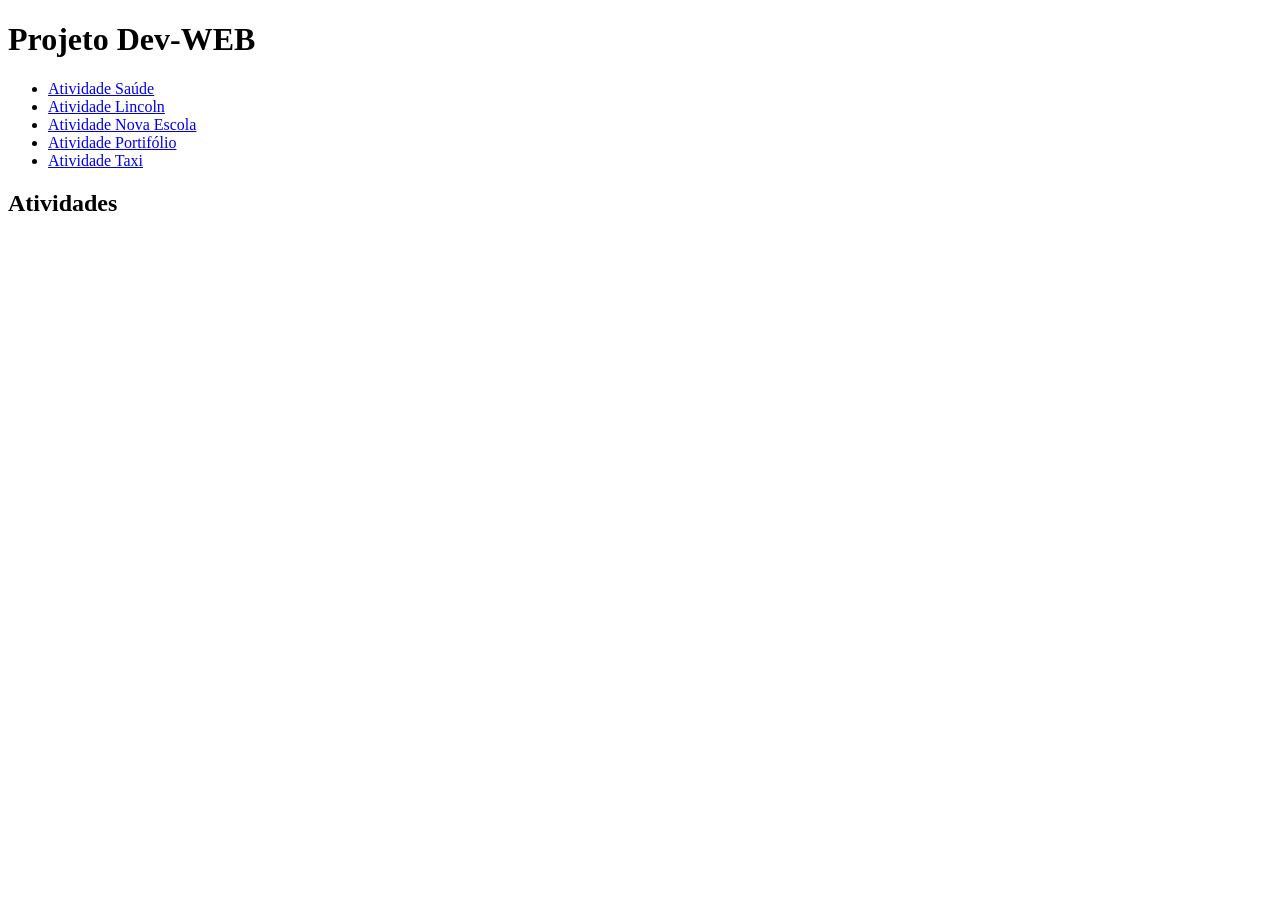
<file: index.html>
<!DOCTYPE html>
<html lang="en">
<head>
    <meta charset="UTF-8">
    <meta name="viewport" content="width=device-width, initial-scale=1.0">
    <title>Des Web</title>
</head>
<body>
    <main>
        <h1>
            Projeto Dev-WEB
        </h1>
        <ul>
            <li>
                <a href="atv-saude/index.html">Atividade Saúde</a>
            </li>
            <li>
                <a href="atv_lincoln (2)/atv_lincoln/index.html">Atividade Lincoln</a>
            </li>
            <li>
                <a href="atv_novaesc/index.html">Atividade Nova Escola</a>
            </li>
            <li>
                <a href="atv_portifolio/index.html">Atividade Portifólio</a>
            </li>
            <li>
                <a href="atv taxi/">Atividade Taxi</a>
            </li>
        </ul>
        <h2>Atividades</h2>
    </main>
</body>
</html>
</file>
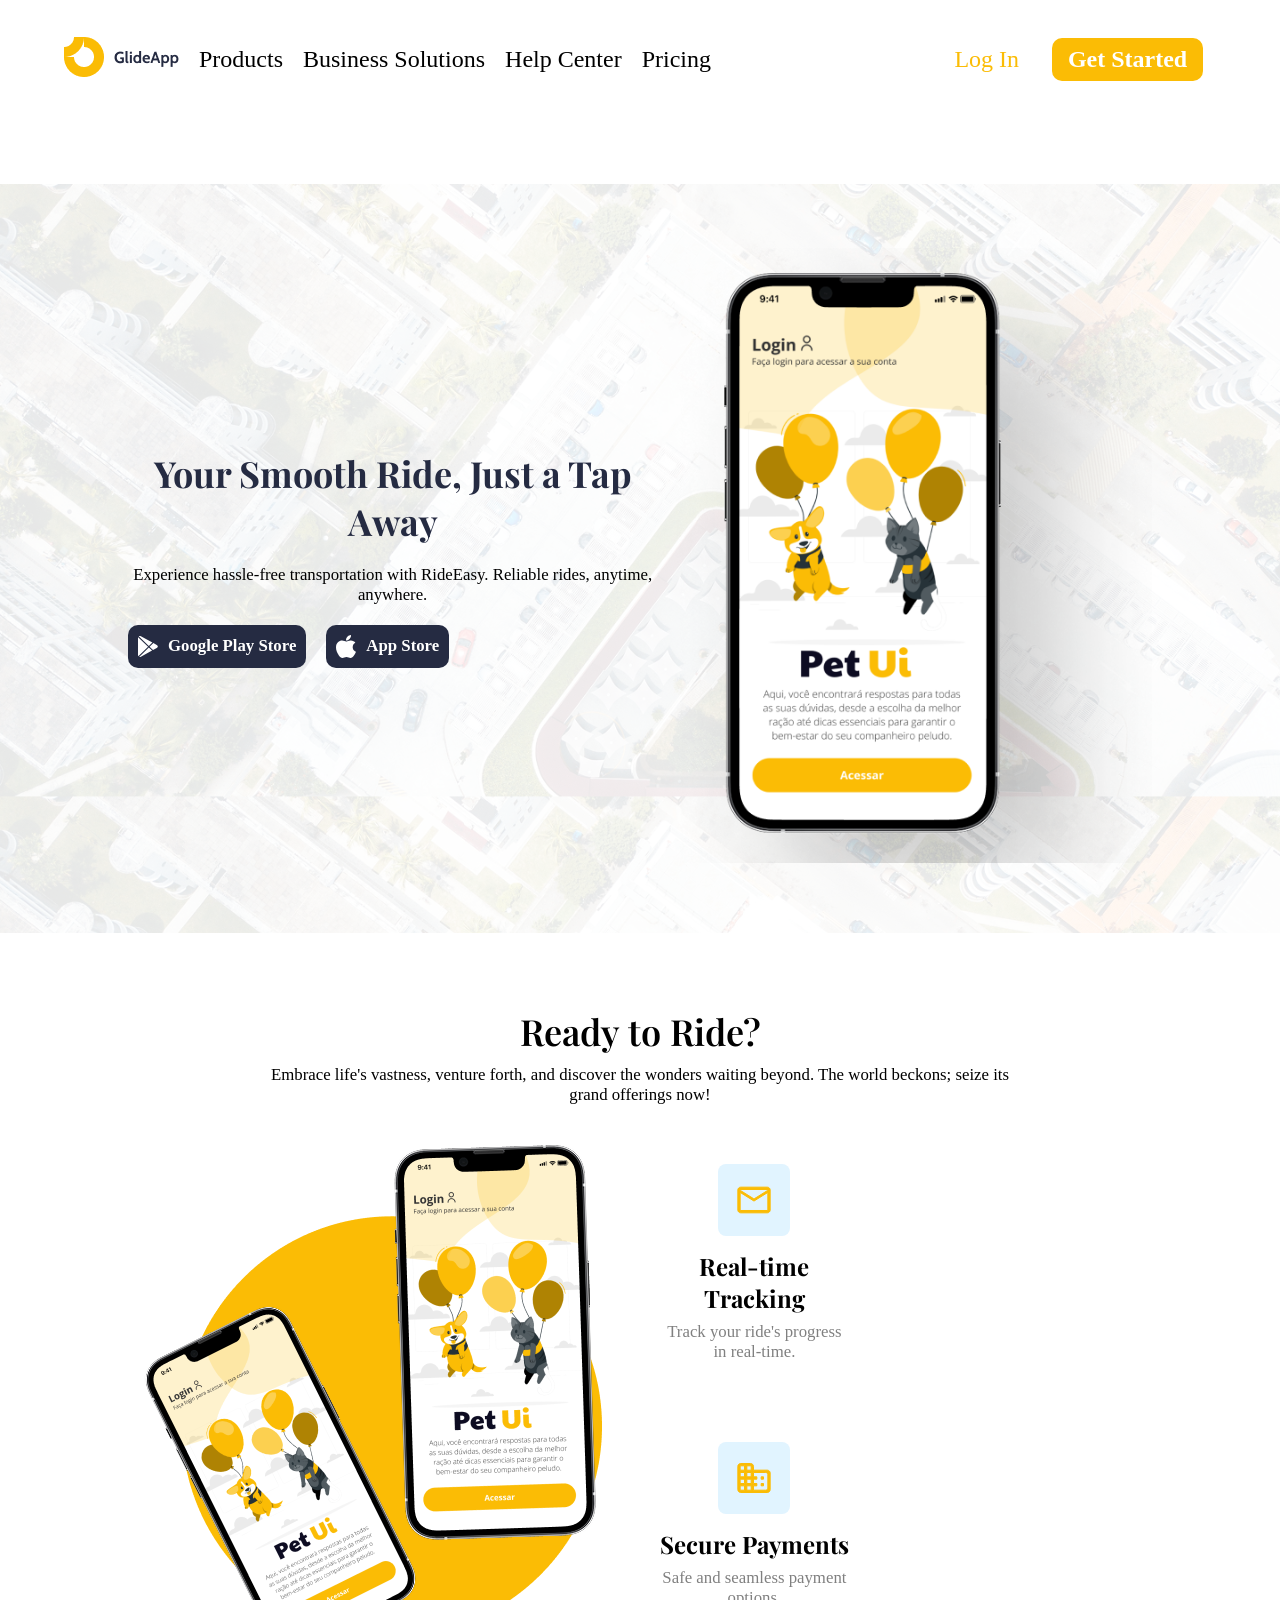
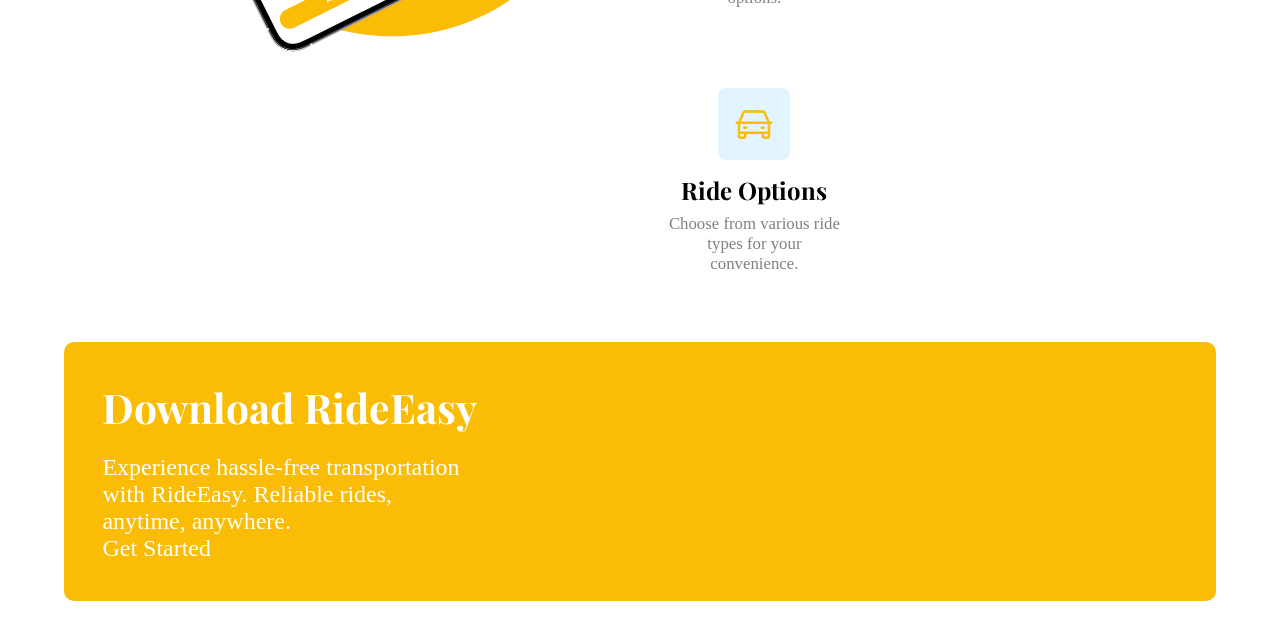
<file: atv taxi/index.html>
<!DOCTYPE html>
<html lang="en">

<head>
    <meta charset="UTF-8">
    <meta name="viewport" content="width=device-width, initial-scale=1.0">
    <title>Atv Taxi</title>
    <link rel="stylesheet" href="css/reset.css">
    <link rel="stylesheet" href="css/style.css">
    <link rel="preconnect" href="https://fonts.googleapis.com">
    <link rel="preconnect" href="https://fonts.gstatic.com" crossorigin>
    <link href="https://fonts.googleapis.com/css2?family=Cabin:ital,wght@0,400..700;1,400..700&display=swap"
        rel="stylesheet">
    <link rel="preconnect" href="https://fonts.googleapis.com">
    <link rel="preconnect" href="https://fonts.gstatic.com" crossorigin>
    <link
        href="https://fonts.googleapis.com/css2?family=Cabin:ital,wght@0,400..700;1,400..700&family=Playfair+Display:ital,wght@0,400..900;1,400..900&display=swap"
        rel="stylesheet">
</head>

<body>
    <header>
        <nav>
            <ul>
                <li>
                    <h1>
                        <a href="index.html">
                            <img src="images/logo-glide-app.png" alt="logo-glide-app">
                        </a>
                    </h1>
                </li>
                <li>
                    <a href="https://atacadofacil.com/lojas/produtos-de-r199/?srsltid=AfmBOooiHxtLexwIuEkoZwvrpCOdZqi_aflNdH6-fi0ACKZXveLVAuH8">Products</a>
                </li>
                <li>
                    <a href="#">Business Solutions</a>
                </li>
                <li>
                    <a href="https://www.cbm.sc.gov.br/">Help Center</a>
                </li>
                <li>
                    <a href="#">Pricing</a>
                </li>
            </ul>
            <ul>
                <li class="yellow-font">
                    <a href="#">Log In</a>
                </li>
                <li class="button-yellow">
                    <a href="#">Get Started</a>
                </li>
            </ul>
        </nav>                                                                                              
    </header>
    <main>
        <section class="banner">
            <div class="text">
            <h2>
                Your Smooth Ride, Just a Tap Away
            </h2>
            <p>
                Experience hassle-free transportation with RideEasy. Reliable rides, anytime, anywhere.
            </p>
            <p class="buttons">
                <a href=https://play.google.com/store> 
                    <img src="images/icon-button-google.svg" alt="Google Play Store">
                <span>Google Play Store</span></a>
                <a href="https://www.apple.com/br/app-store/">
                    <img src="images/icon-apple-ios.svg" alt="App Store">
                <span>App Store</span></a>
            </p>
            </div>
            <div class="img-doguinho">
                <img src="images/iphone-pet-ui.png" alt="iphone-pet-ui">
            </div>
        </section>
        <section class="ready">
            <h2>
                Ready to Ride?
            </h2>
            <p>
                Embrace life's vastness, venture forth, and discover the wonders waiting beyond. The world beckons; seize its grand offerings now!
            </p>
            <div>
                 <div class="esquerda">
                <img src="images/smartphones-pet-uis.png" alt="smartphones-pet-uis">
            </div>
            <div class="text">
                <ul>
                    <li>
                        <img src="images/icon-back-blue-letter.svg" alt="icon-back-blue-letter">
                        <h3>
                            Real-time Tracking
                        </h3>
                        <p>
                            Track your ride's progress in real-time.
                        </p>
                    </li>
                    <li>
                        <img src="images/icon-back-blue-building.svg" alt="icon-back-blue-building">
                        <h3>
                            Secure Payments
                        </h3>
                        <p>
                            Safe and seamless payment options.
                        </p>
                    </li>
                    <li>
                        <img src="images/icon-back-blue-car.svg" alt="icon-back-blue-car">
                        <h3>
                            Ride Options
                        </h3>
                        <p>
                            Choose from various ride types for your convenience.
                        </p>
                    </li>
                </ul>
            </div>
            </div>
        </section>
        <section class="download">
            <h2>
                Download RideEasy
            </h2>
            <p>
                Experience hassle-free transportation with RideEasy. Reliable rides, anytime, anywhere.
            </p>
            <p>
                <a href="#">Get Started</a>
            </p>
        </section>
    </main>
</body>

</html>
</file>
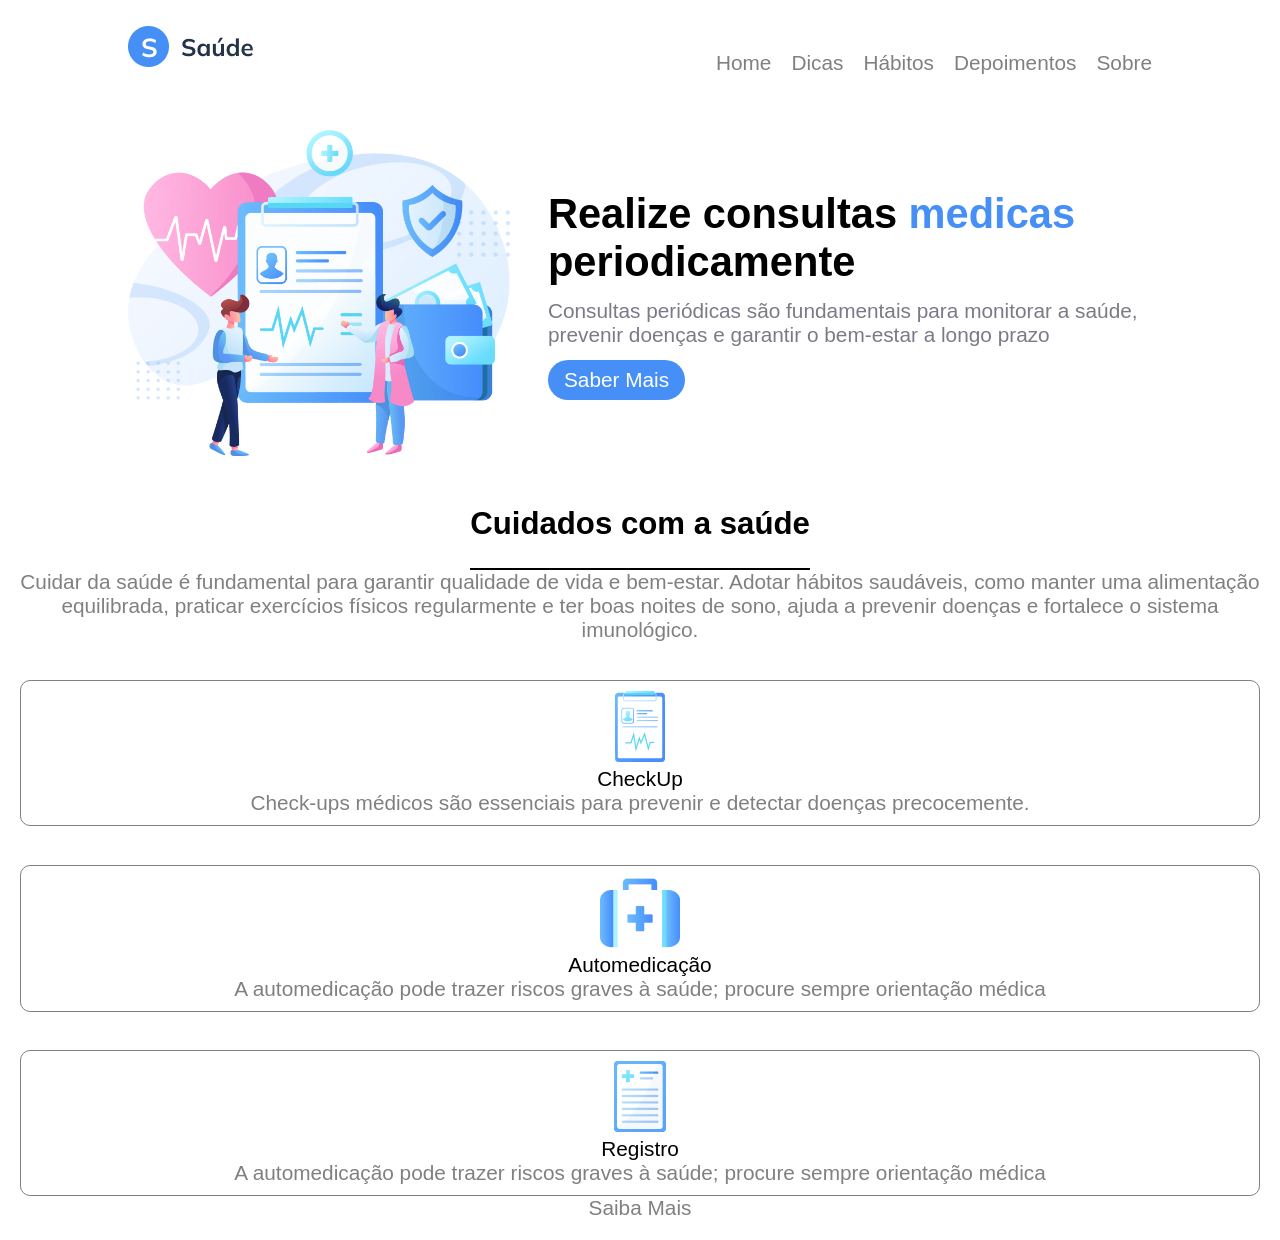
<file: atv-saude/index.html>
<!DOCTYPE html>
<html lang="en">
<head>
    <meta charset="UTF-8">
    <meta name="viewport" content="width=device-width, initial-scale=1.0">
    <title>Atividade Saúde </title>

    <link rel="stylesheet" href="css/reset.css">
    <link rel="stylesheet" href="css/style.css">
</head>
<body>
  <header>
    <h1>
        <a href="index.html">
            <img src="src/images/logo.png" alt="Logo Saúde">
        </a>
    </h1>
    <nav>
        <ul>
            <li>
                <a href="index.html">Home</a>
            </li>
            <li>
                <a href="#">Dicas</a>
            </li>
            <li>
                <a href="#">Hábitos</a>
            </li>
            <li>
                <a href="#">Depoimentos</a>
            </li>
            <li>
                <a href="#">Sobre</a>
            </li>
        </ul>
    </nav>
  </header> 
  <main>
    <section class="banner">
        <div>
            <img src="src/images/foto-banner.png" alt="">
        </div>
        <div>
             <h2>
            Realize consultas 
            <span> medicas </span>periodicamente
        </h2>
        <p>
        Consultas periódicas são fundamentais para 
        monitorar a saúde, prevenir doenças e garantir
        o bem-estar a longo prazo
        </p>
        <p>
            <a href="#">Saber Mais</a>
        </p>
        </div>
    </section>
    <section class="cuidados">
        <h2>
            <span>
                Cuidados com a saúde
            </span>
        </h2>
        <p>
            Cuidar da saúde é fundamental para garantir qualidade de vida e bem-estar. Adotar hábitos saudáveis, como manter uma alimentação equilibrada, praticar exercícios físicos regularmente e ter boas noites de sono, ajuda a prevenir doenças e fortalece o sistema imunológico.
        </p>
        <ul>
            <li>
                <img src="src/images/prancheta-1.png" alt="">
                <h3>CheckUp</h3>
                <p>
                    Check-ups médicos são essenciais para prevenir e detectar doenças precocemente.
                </p>
            </li>
            <li>
                <img src="src/images/mala.png" alt="">
                <h3>Automedicação</h3>
                <p>
                    A automedicação pode trazer riscos graves à saúde; procure sempre orientação médica
                </p>
            </li>
            <li>
                <img src="src/images/prancheta-2.png" alt="">
                <h3>Registro</h3>
                <p>
                    A automedicação pode trazer riscos graves à saúde; procure sempre orientação médica
                </p>
            </li>
        </ul>
        <p>
            <a href="#">Saiba Mais</a>
        </p>
    </section>
  </main> 
</body>
</html>
</file>
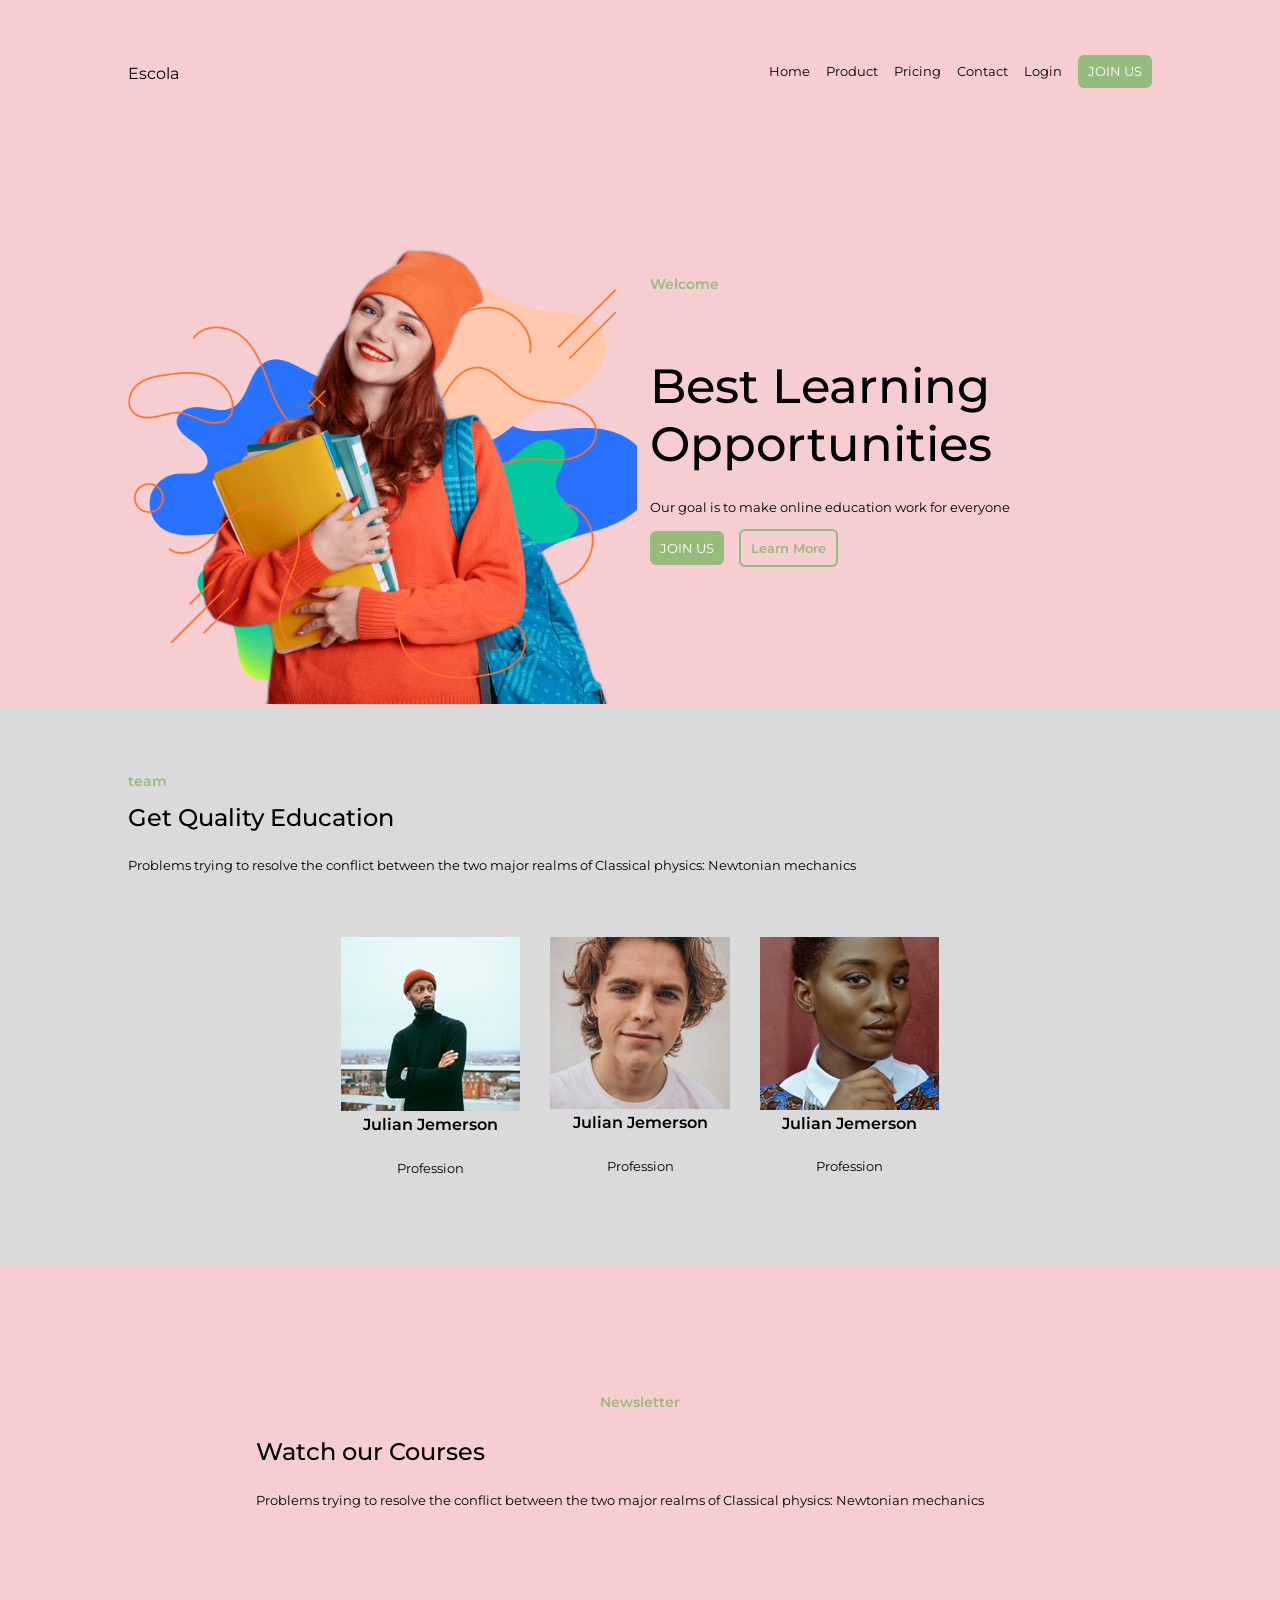
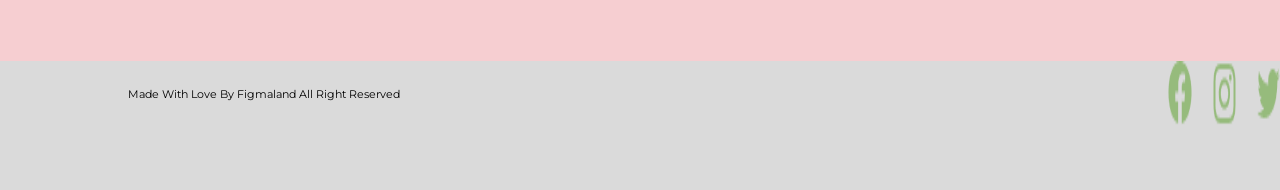
<file: atv_novaesc/index.html>
<!DOCTYPE html>
<html lang="en">
<head>
    <meta charset="UTF-8">
    <meta name="viewport" content="width=device-width, initial-scale=1.0">
    <title>novaEscola</title>
    <link rel="stylesheet" href="css/reset.css">
    <link rel="stylesheet" href="css/style.css">
    <link rel="preconnect" href="https://fonts.googleapis.com">
    <link rel="preconnect" href="https://fonts.gstatic.com" crossorigin>
    <link href="https://fonts.googleapis.com/css2?family=Montserrat:ital,wght@0,100..900;1,100..900&display=swap" rel="stylesheet">
</head>
<body>
    <header>
       <h1>
        <a href="index.html">Escola</a>
       </h1>
       <nav>
        <ul>
            <li>
                <a href="index.html">Home</a>
            </li>
            <li>
                <a href="#">Product</a>
            </li>
            <li>
                <a href="#">Pricing</a>
            </li>
            <li>
                <a href="#">Contact</a>
            </li>
            <li>
                <a href="#">Login</a>
            </li>
            <li>
                <a href="#" class="btn-normal">JOIN US</a>
            </li>
        </ul>
       </nav>
    </header>
    <main>
        <section class="banner">
            <div>
                <img src="images/imagem-banner.png" alt="muie">
            </div>
            <div>
                <h3>Welcome</h3>
                <h2>Best Learning Opportunities</h2>
                <p>Our goal is to make online education work for everyone</p>
                <p>
                    <a href="#" class="btn-normal">JOIN US</a>
                    <a href="#" class="btn-border">Learn More</a>
                </p>
            </div>
        </section>
        <section class="team">
            <h3>team</h3>
            <h2>
                Get Quality Education
            </h2>
            <p>
            Problems trying to resolve the conflict between 
            the two major realms of Classical physics: Newtonian mechanics 
            </p>
            <ul>
                <li>
                    <img src="images/julian-1.png" alt="julio 1">
                    <h4>Julian Jemerson</h4>
                    <p>
                        Profession
                    </p>
                </li>
                <li>
                    <img src="images/julian-2.png" alt="julio 2">
                    <h4>Julian Jemerson</h4>
                    <p>
                        Profession
                    </p>
                </li>
                <li>
                    <img src="images/julian-3.png" alt="julia 3">
                    <h4>Julian Jemerson</h4>
                    <p>
                        Profession
                    </p>
                </li>
            </ul>
        </section>
        <section class="news">
            <h3>
                Newsletter
            </h3>
            <h2>
                Watch our Courses
            </h2>
            <p>
            Problems trying to resolve the conflict between 
            the two major realms of Classical physics: Newtonian mechanics 
            </p>
        </section>
    </main>
    <footer>
        <p>
            Made With Love By Figmaland All Right Reserved 
        </p>
        <img src="images/social media.png" alt="">
    </footer>
</body>
</html>
</file>
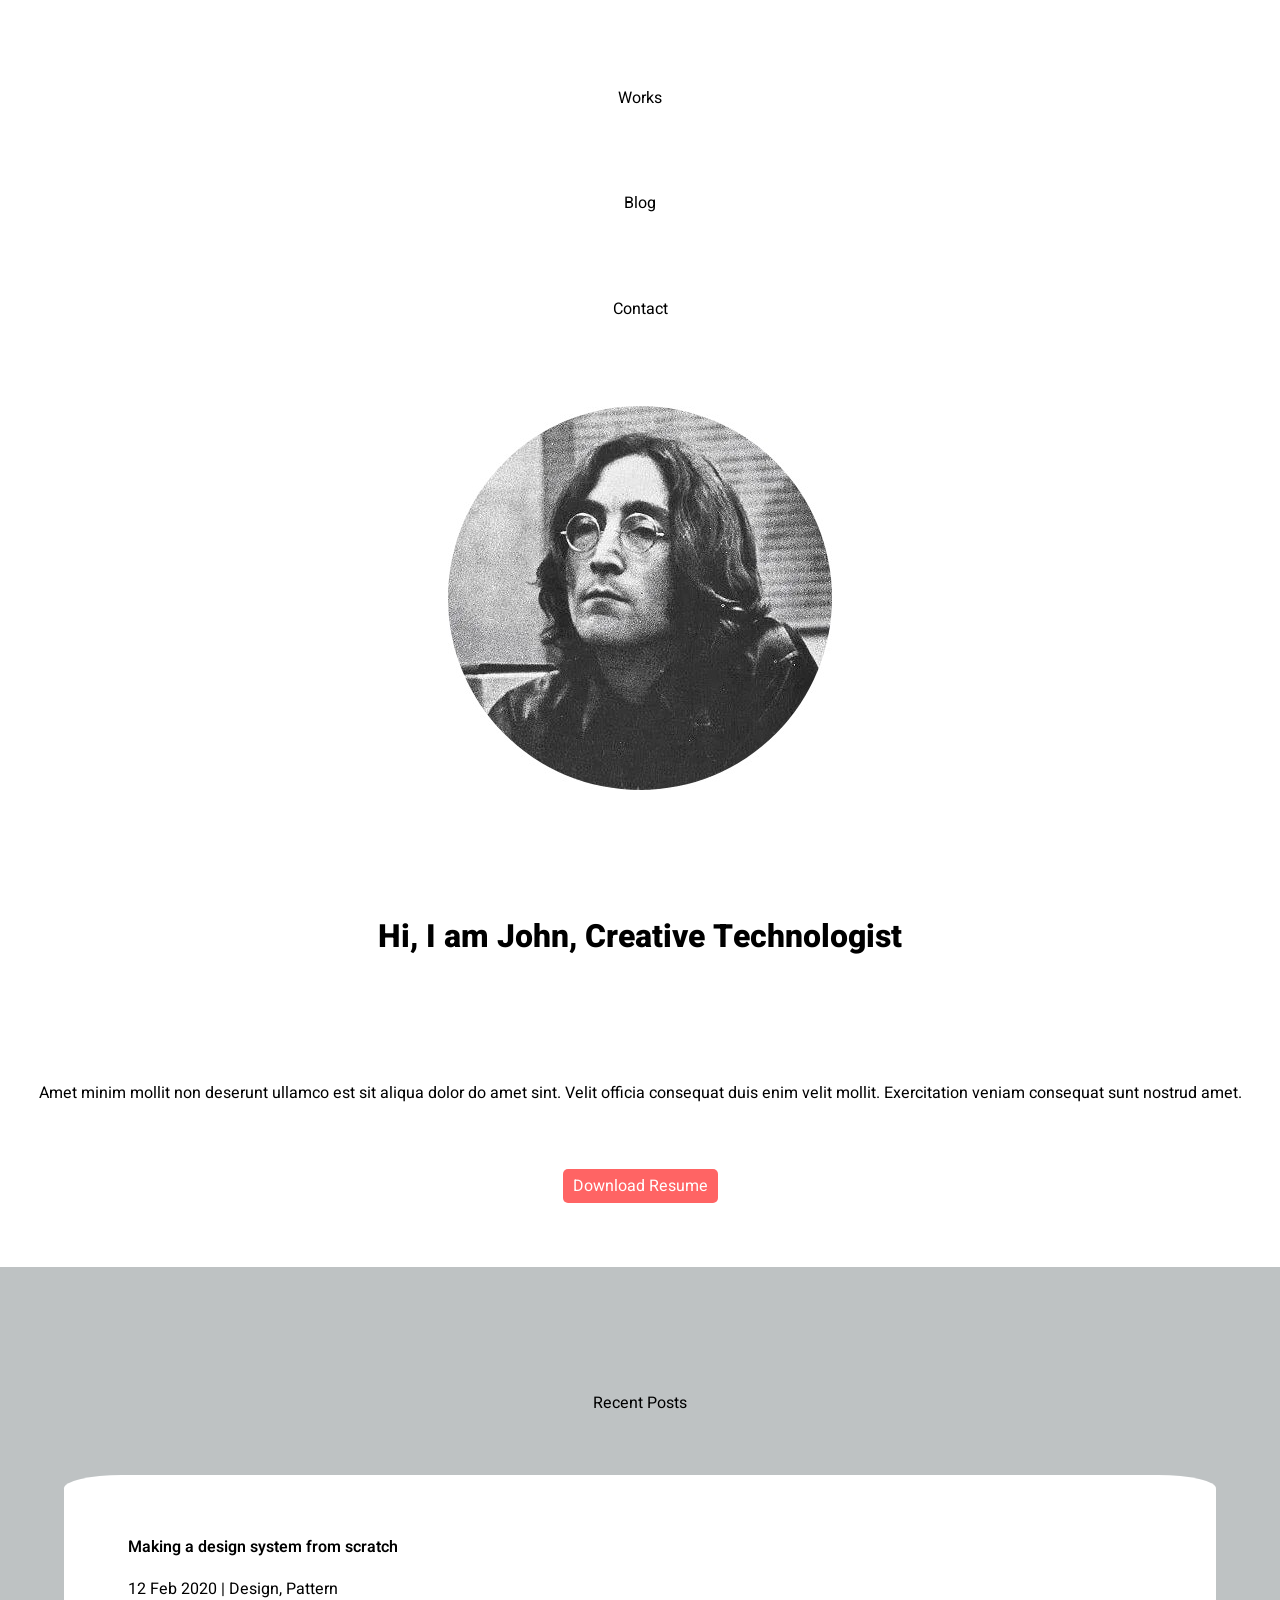
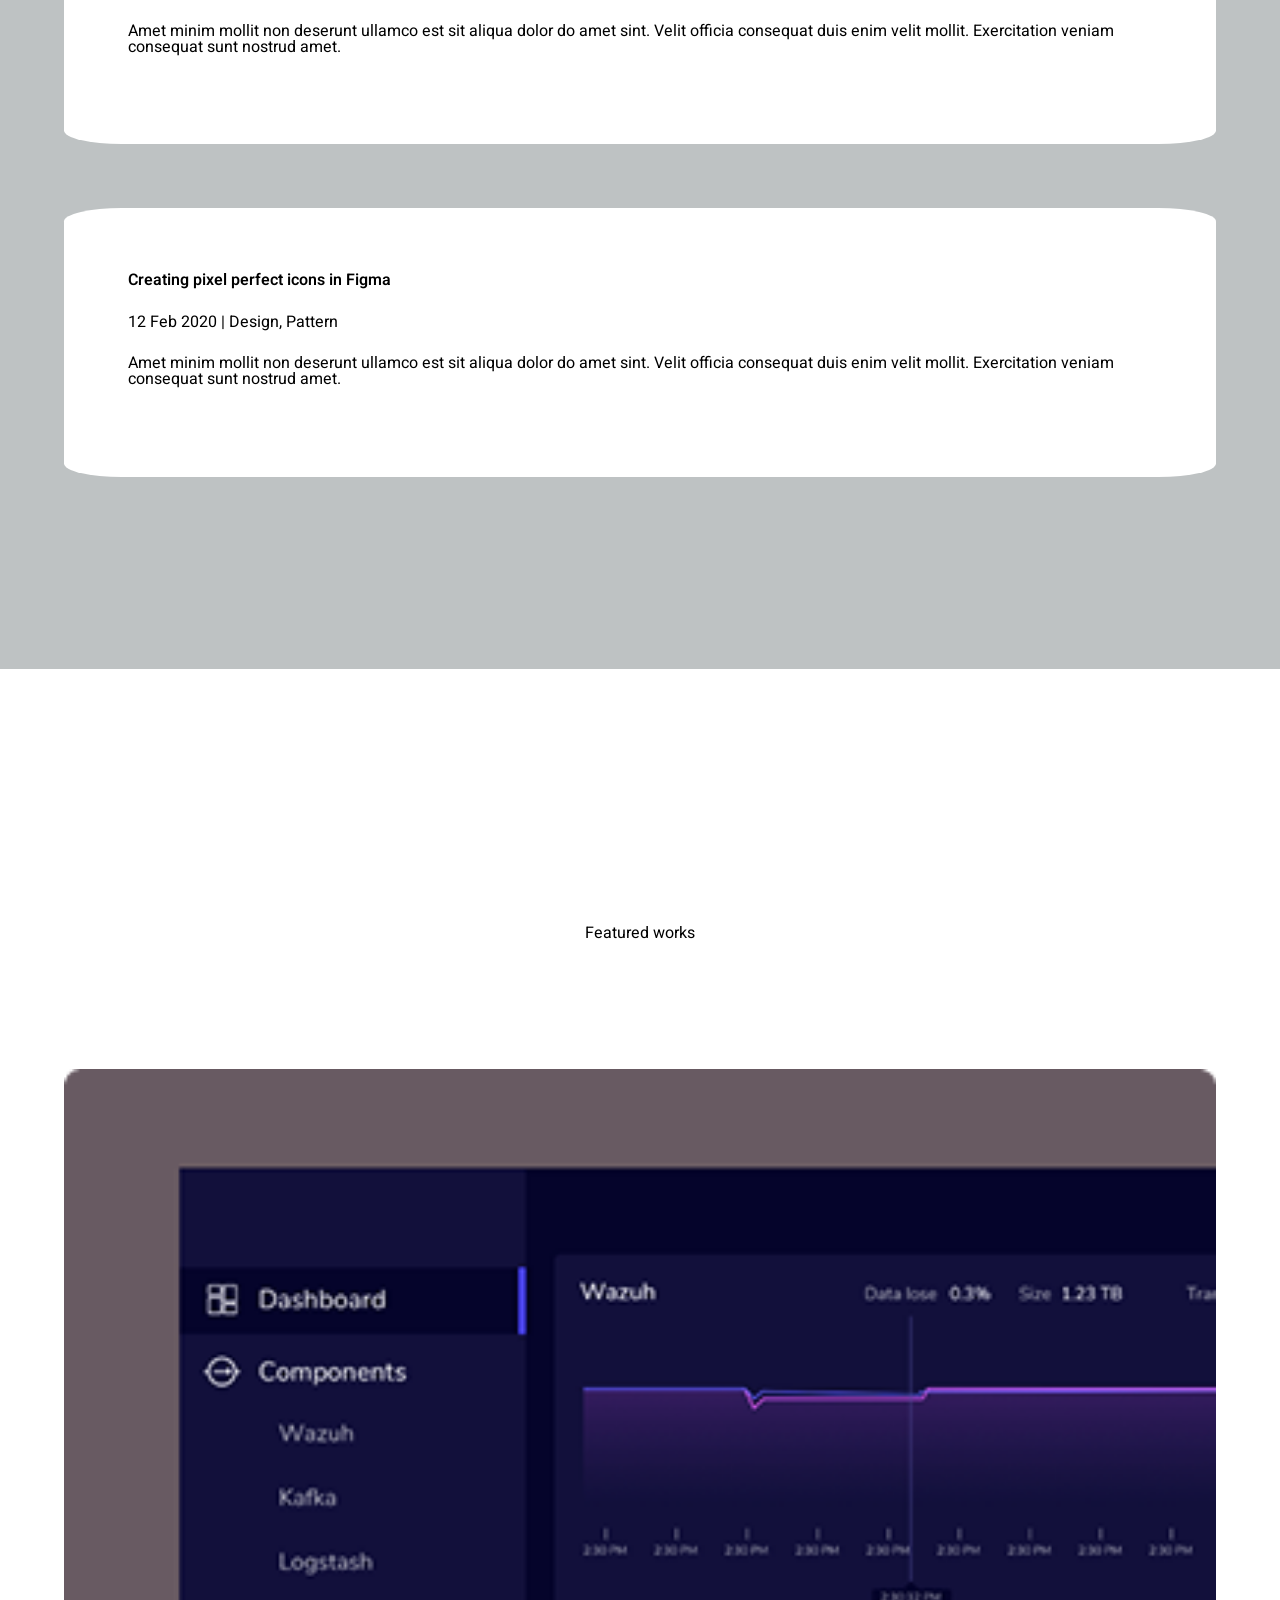
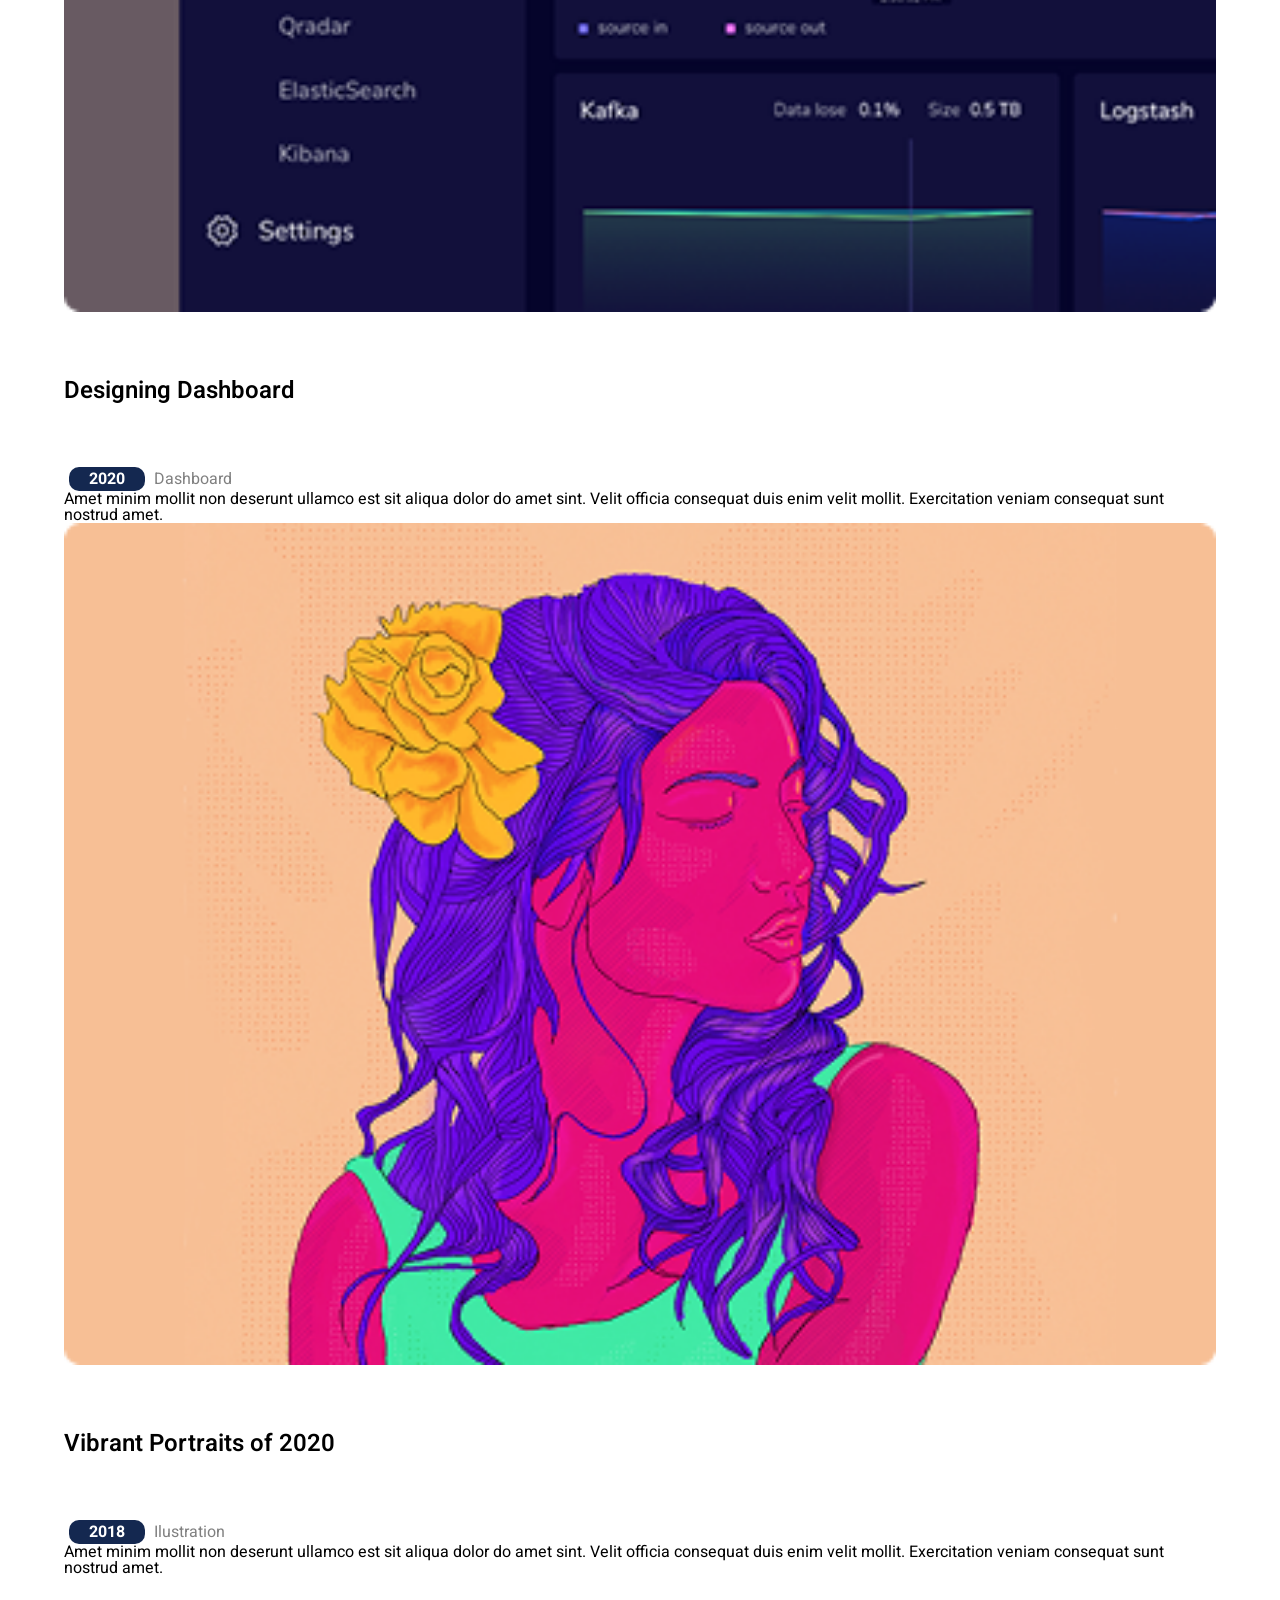
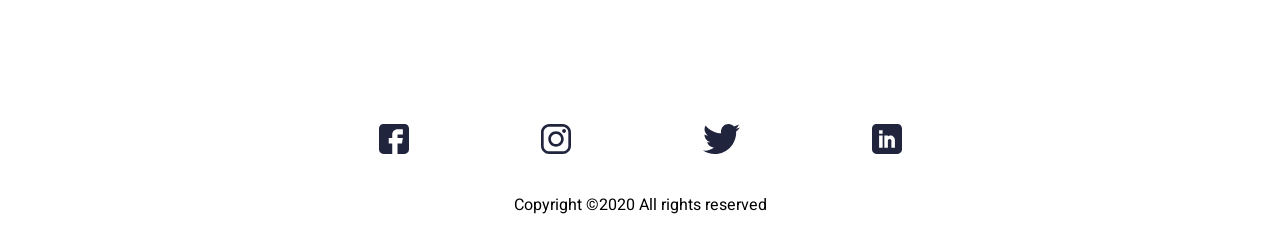
<file: atv_portifolio/index.html>
<!DOCTYPE html>
<html lang="en">

<head>
    <meta charset="UTF-8">
    <meta name="viewport" content="width=device-width, initial-scale=1.0">
    <title></title>
    <link rel="preconnect" href="https://fonts.googleapis.com">
    <link rel="preconnect" href="https://fonts.gstatic.com" crossorigin>
    <link href="https://fonts.googleapis.com/css2?family=Heebo:wght@100..900&display=swap" rel="stylesheet">
    <link rel="stylesheet" href="css/reset.css">
    <link rel="stylesheet" href="css/style.css">
</head>

<body>

    <header>
        <nav>
            <ul>
                <li>
                    <a href="index.html">Works</a>
                </li>
                <li>
                    <a href="blog.html">Blog</a>
                </li>
                <li>
                    <a href="#">Contact</a>
                </li>
            </ul>
        </nav>
    </header>
    <main>
        <section class="banner">
            <img src="images/fjohn.jpg" alt="John">

            <h1>Hi, I am John, Creative Technologist</h1>
            <p>
                Amet minim mollit non deserunt ullamco est sit aliqua dolor do amet sint. Velit officia consequat duis
                enim velit mollit. Exercitation veniam consequat sunt nostrud amet.
            </p>
            <p>
                <a href="#">Download Resume</a>
            </p>
        </section>

        <section class="rc-posts">
            <h2>Recent Posts</h2>
            <ul>
                <li>
                    <h3>
                        Making a design system from scratch
                    </h3>
                    <p>
                        12 Feb 2020 | Design, Pattern
                    </p>
                    <p>
                        Amet minim mollit non deserunt ullamco est sit aliqua dolor do amet sint. Velit officia
                        consequat duis enim velit mollit. Exercitation veniam consequat sunt nostrud amet.
                    </p>
                </li>
                <li>
                    <h3>Creating pixel perfect icons in Figma</h3>
                    <p>12 Feb 2020 | Design, Pattern</p>
                    <p>Amet minim mollit non deserunt ullamco est sit aliqua dolor do amet sint. Velit officia consequat duis enim velit mollit. Exercitation veniam consequat sunt nostrud amet.</p>
                </li>

            </ul>
        </section>
        <section class="ft-works">
            <h2>Featured works</h2>
            <ul>
                <li>
                    <img src="images/dashboard.png" alt="">
                    <h3>
                        Designing Dashboard
                    </h3>
                    <p class="categorias">
                       <span>2020</span> Dashboard 
                    </p>
                    <p>
                        Amet minim mollit non deserunt ullamco est sit aliqua dolor do amet sint. Velit officia consequat duis enim velit mollit. Exercitation veniam consequat sunt nostrud amet.
                    </p>
                </li>
                <li>
                    <img src="images/mulher.png" alt="">
                    <h3>
                    Vibrant Portraits of 2020
                    </h3>
                    <p class="categorias">
                      <span>2018</span> Ilustration  
                    </p>
                    <p>
                        Amet minim mollit non deserunt ullamco est sit aliqua dolor do amet sint. Velit officia consequat duis enim velit mollit. Exercitation veniam consequat sunt nostrud amet.
                    </p>
                </li>
            </ul>
        </section>
    </main>
    <footer>
        <p>
            <a href="#">
                  <img src="images/social_icons/fb.svg" alt="facebook">
            </a>
            <a href="#">
                <img src="images/social_icons/insta.svg" alt="instagram">
            </a>
          <a href="#">
            <img src="images/social_icons/Group.svg" alt="twitter">
          </a>
          <a href="#">
            <img src="images/social_icons/Linkedin.svg" alt="">
          </a>
        </p> 
        <p>
            Copyright ©2020 All rights reserved 
        </p>
    </footer>
</body>

</html>
</file>
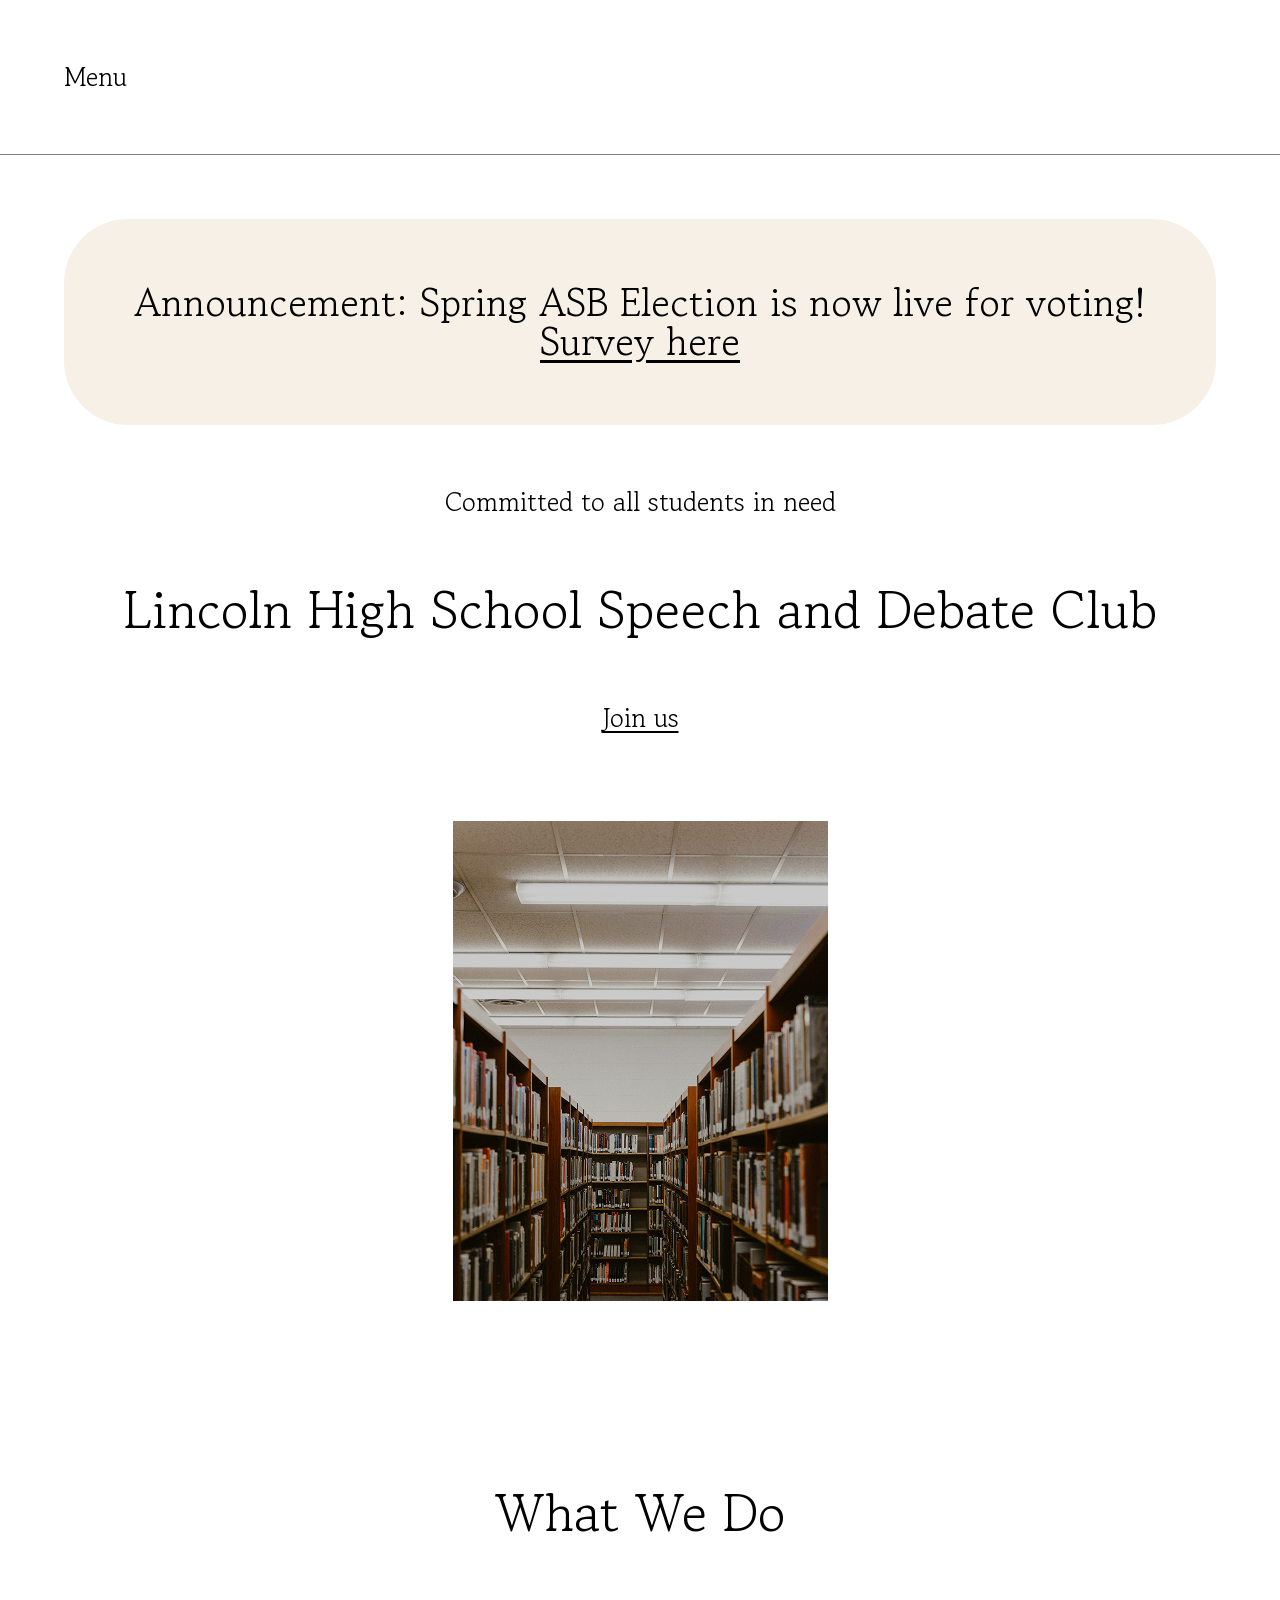
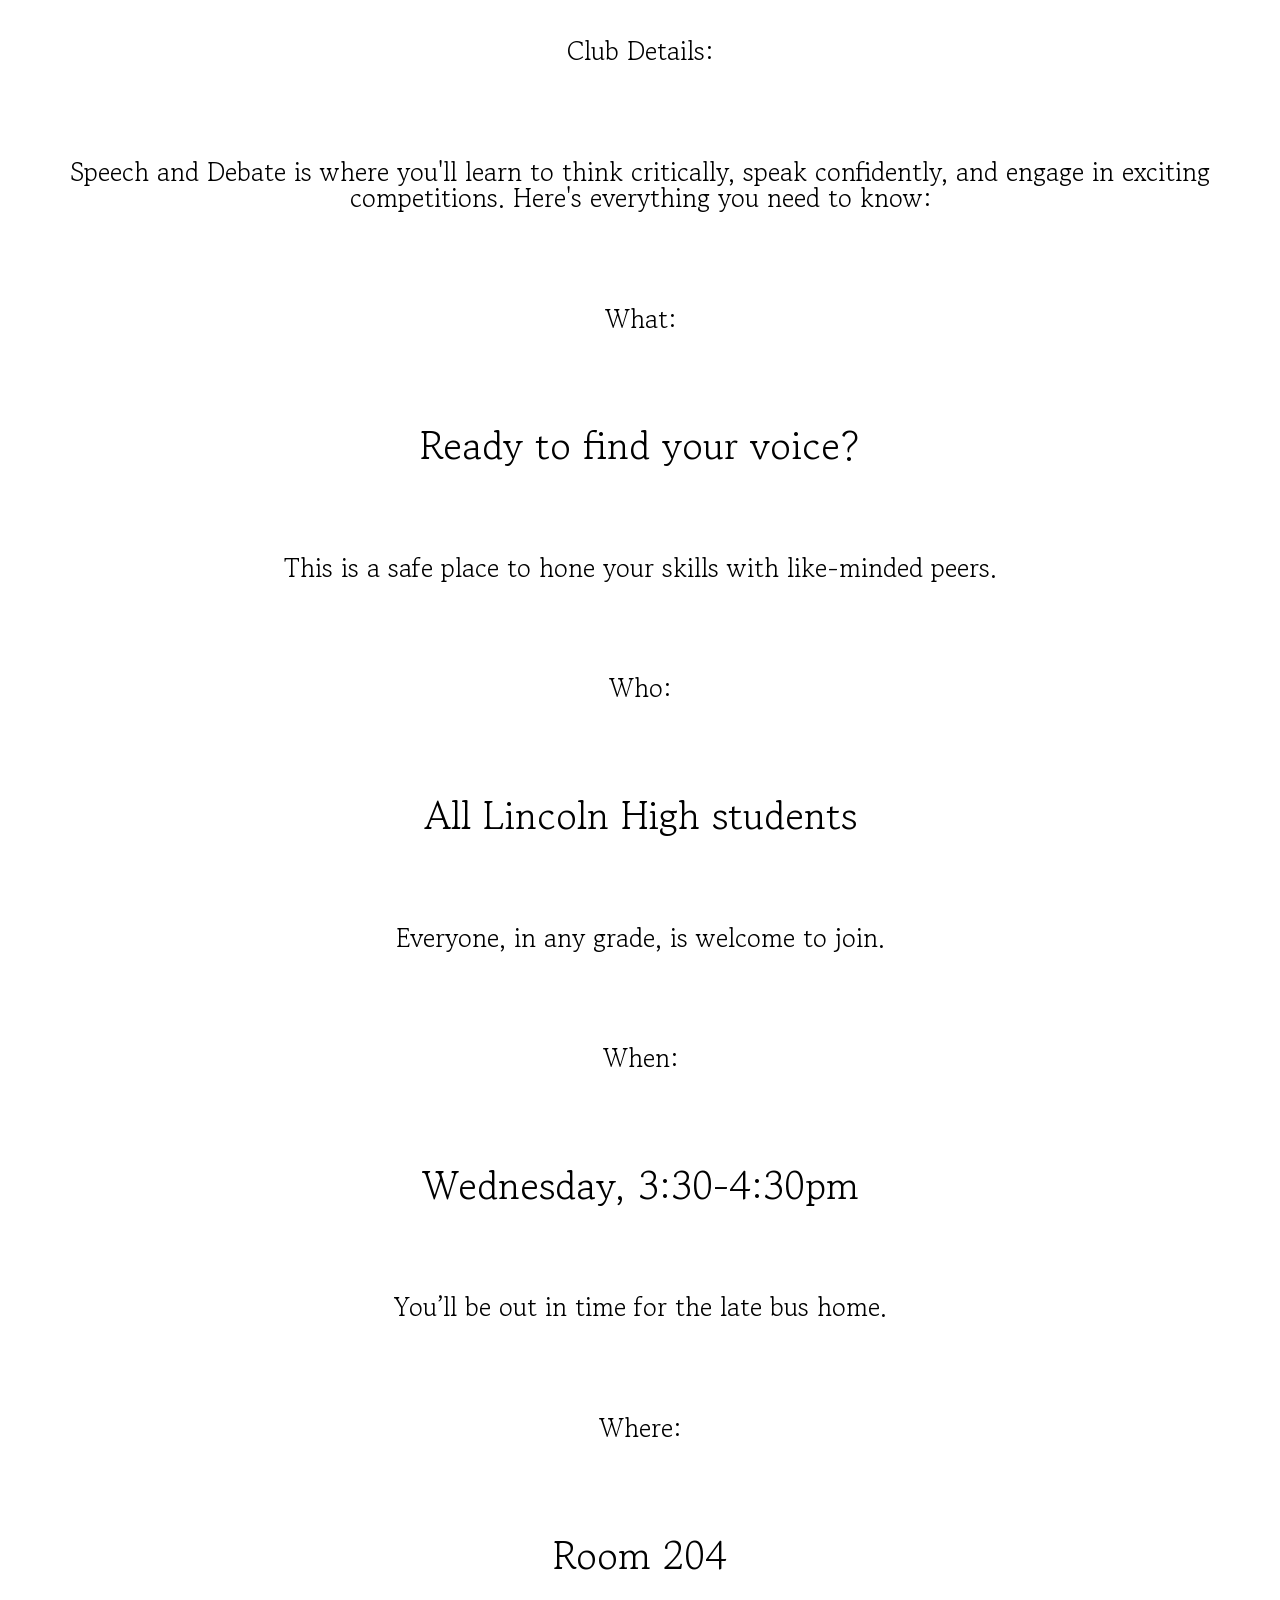
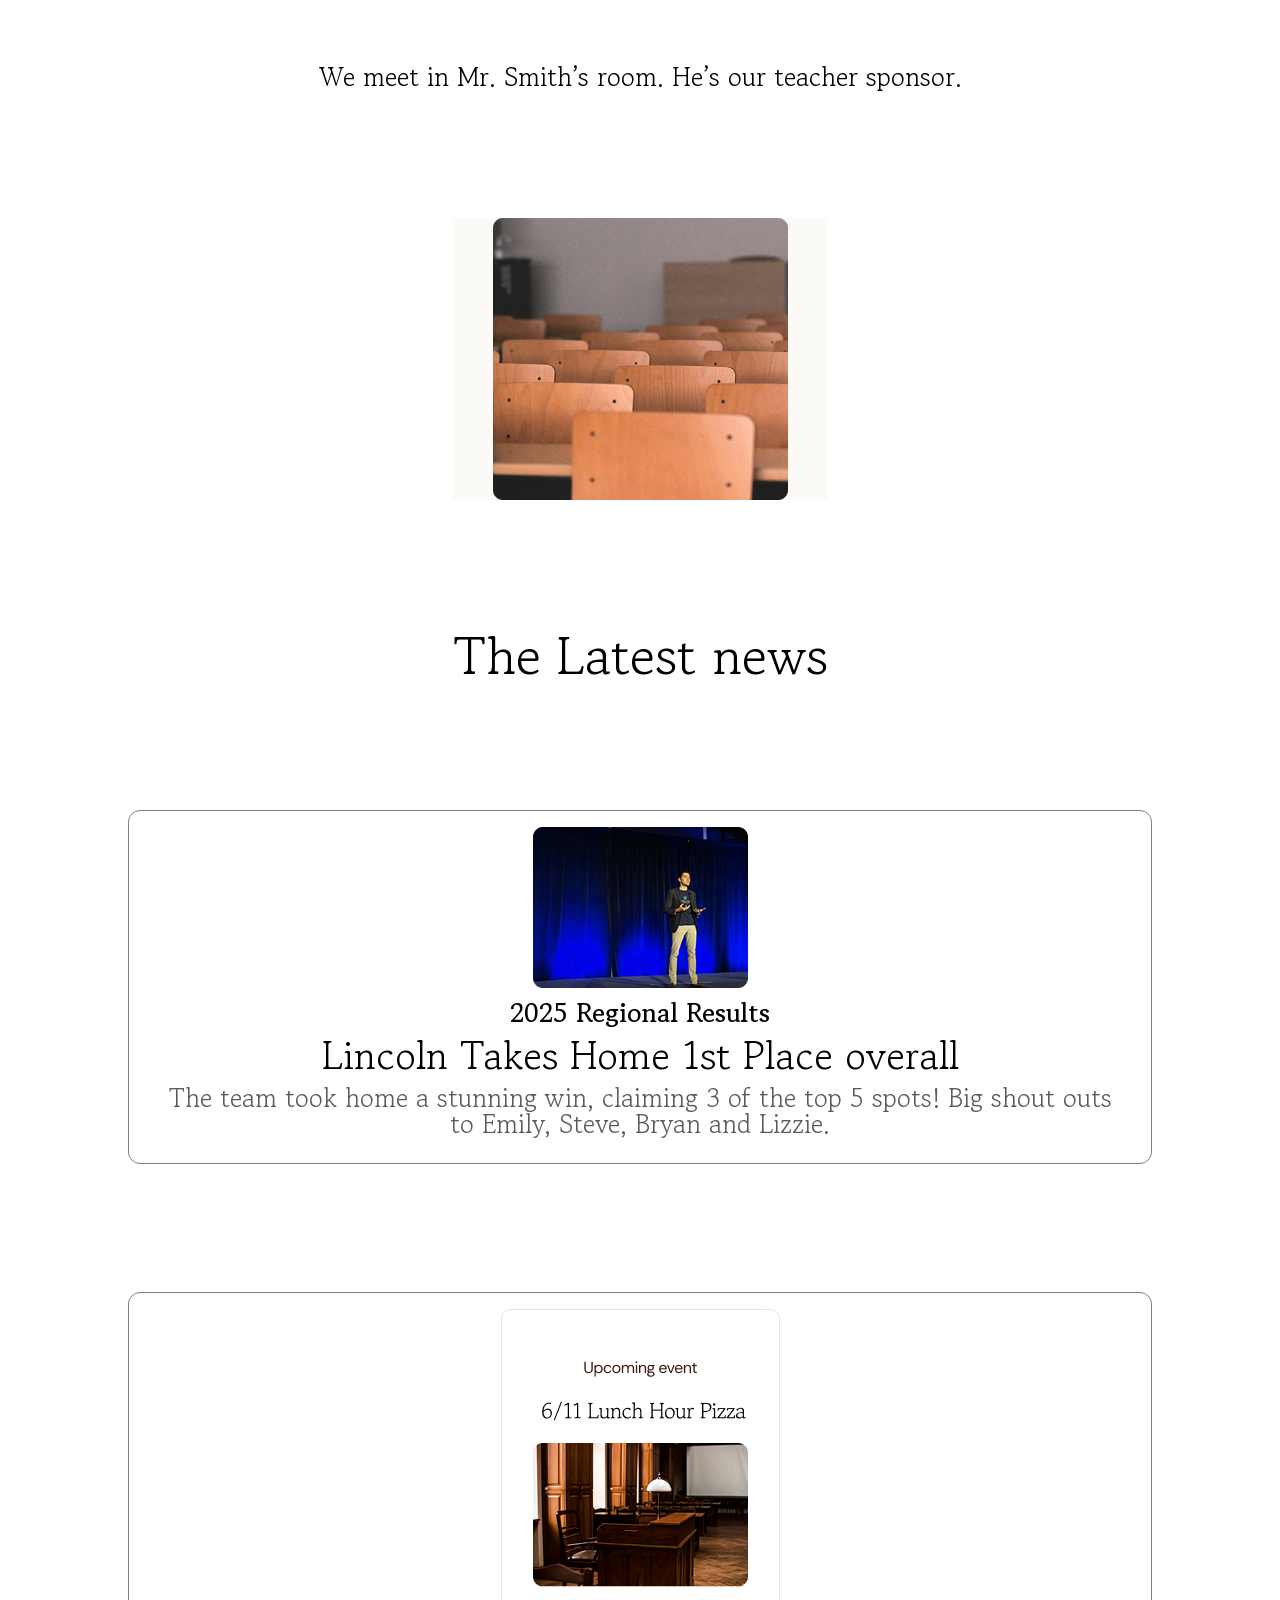
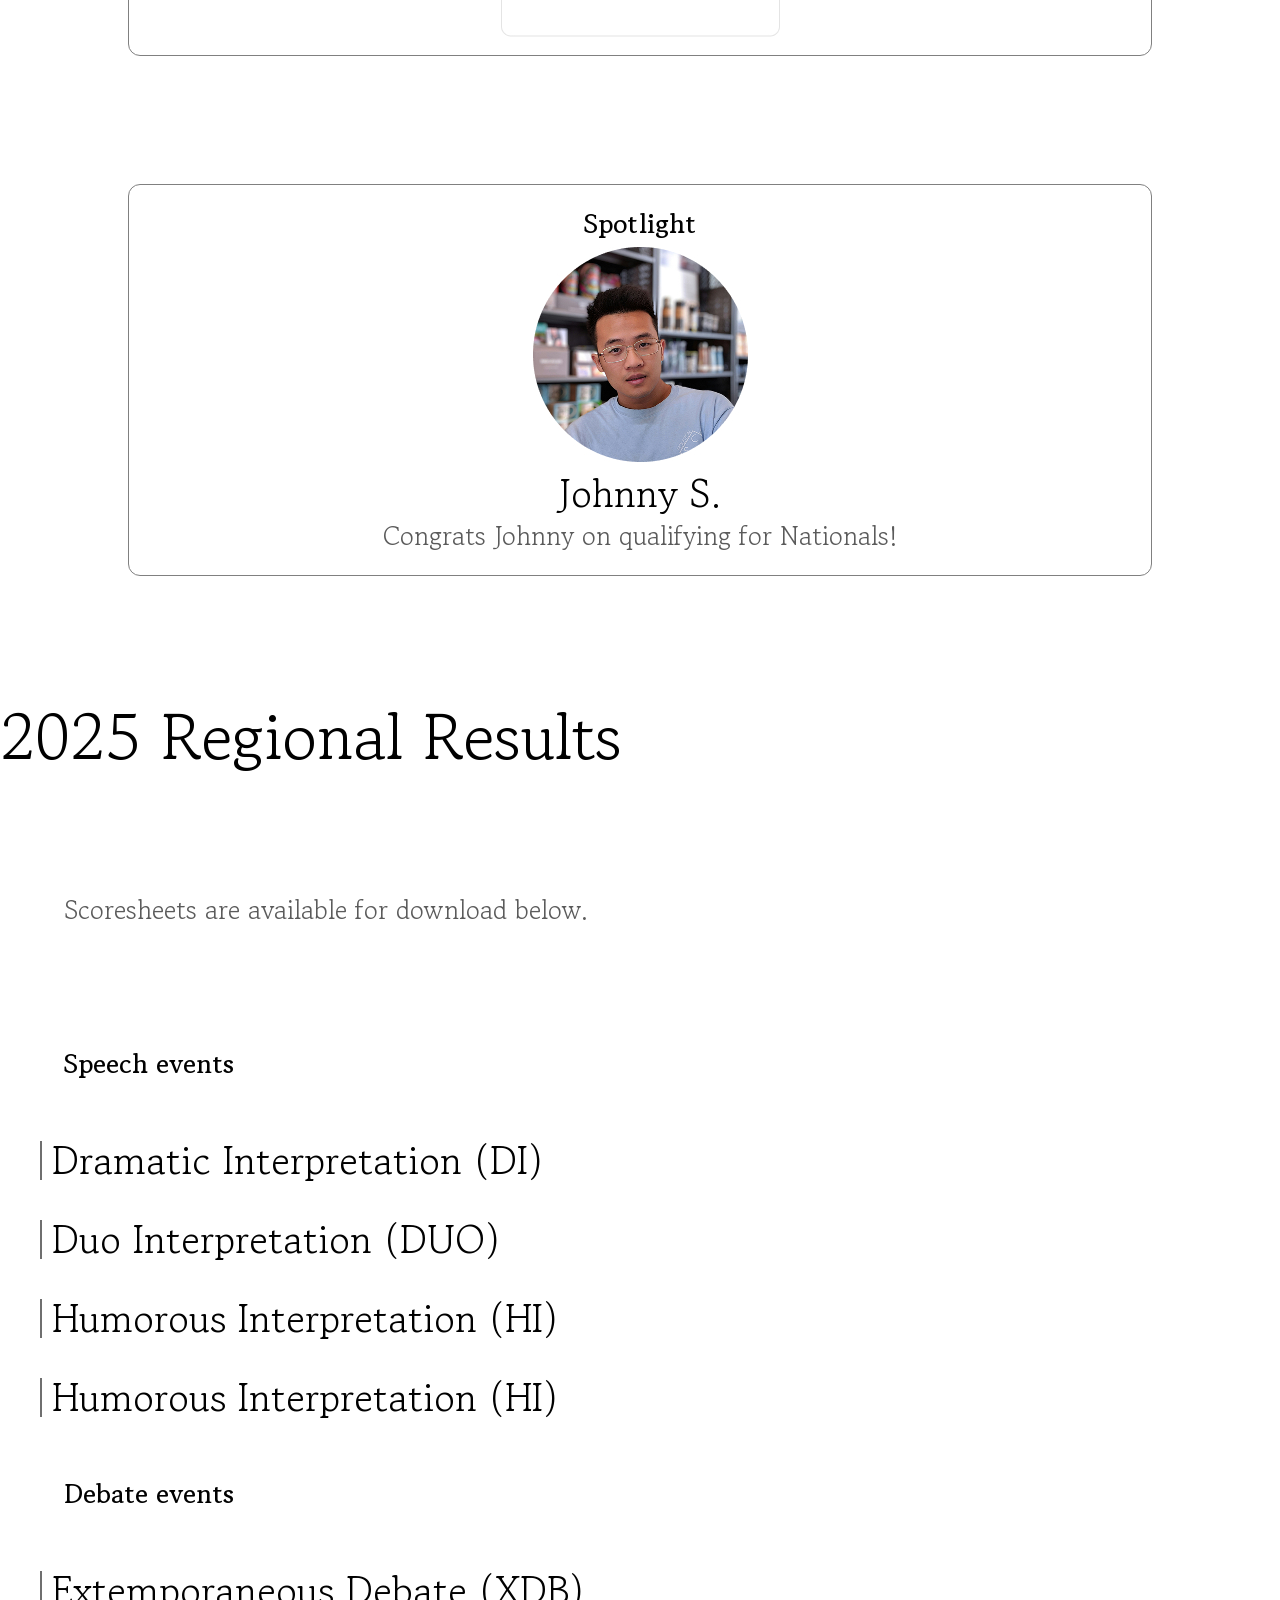
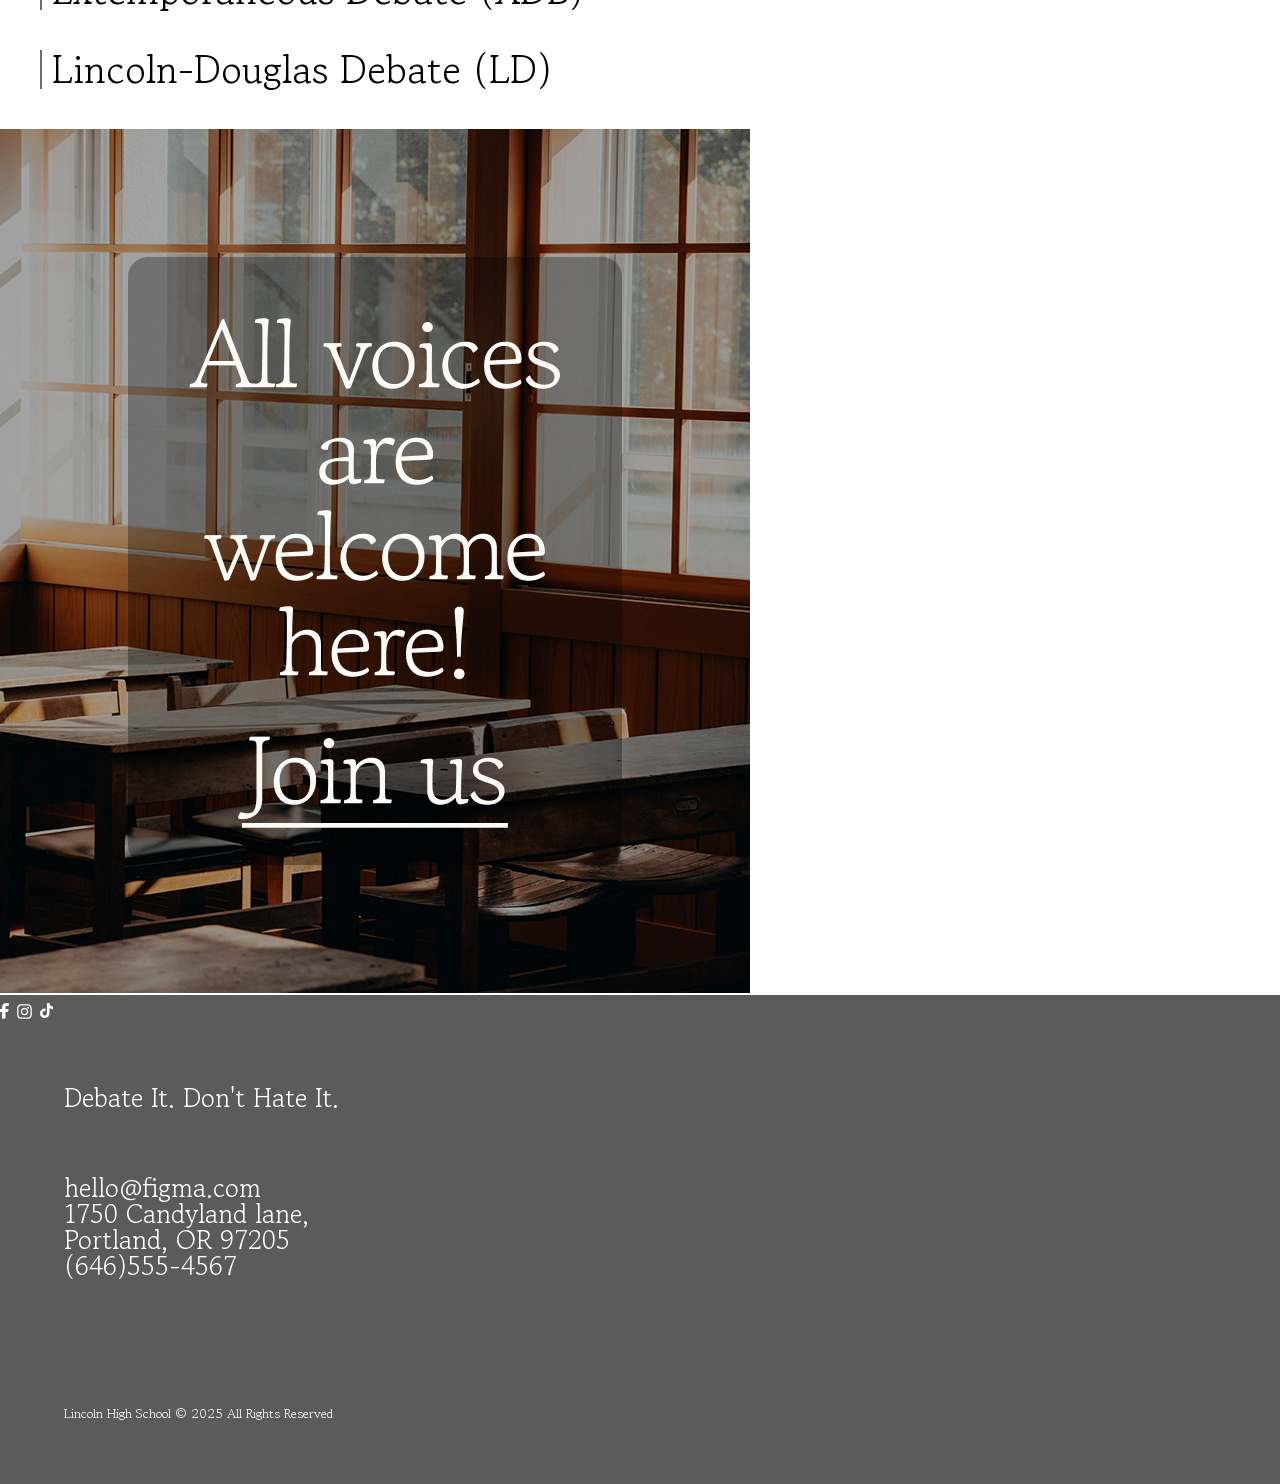
<file: atv_lincoln (2)/atv_lincoln/index.html>
<!DOCTYPE html>
<html lang="en">
<head>
    <meta charset="UTF-8">
    <meta name="viewport" content="width=device-width, initial-scale=1.0">
    <title>Lincoln School</title>
    <link rel="stylesheet" href="reset.css">
    <link rel="stylesheet" href="style.css">
    <link rel="preconnect" href="https://fonts.googleapis.com">
    <link rel="preconnect" href="https://fonts.gstatic.com" crossorigin>
    <link href="https://fonts.googleapis.com/css2?family=Gowun+Batang&family=Heebo:wght@100..900&display=swap" rel="stylesheet">

</head>
<body>
    <header>
        <nav>
            <ul>
                <li>
                    <a href="#">Menu</a>
                </li>
            </ul>
        </nav>
    </header>
    <main>
       <section class="inicio">
        <div class="naosei">
            <p>
            Announcement: Spring ASB Election is now live for voting!
        </p>
        <p class="survey">
        <a href="#">Survey here</a>
        </p>
        </div>
        <p>
            Committed to all students in need
        </p>
        <h1>
            Lincoln High School Speech and Debate Club
        </h1>
        <p>
            <a href="#">Join us</a>
        </p>
        <img src="images/img_01.jpg" alt="imagem 01">
       </section> 
       <section class="iniciodois">
        <h2>
            What We Do
        </h2>
        <ul>
            <li>
                <h3>
                    Club Details:
                </h3>
                <p>
                Speech and Debate is where you'll learn to think critically, speak confidently, and engage in exciting competitions. Here's everything you need to know:
                </p>
            </li>
            <li>
                <h3>
                    What:
                </h3>
                <h4>
                    Ready to find your voice?
                </h4>
                <p>
                This is a safe place to hone your skills with like-minded peers.
                </p>
            </li>
            <li>
                <h3>
                    Who:
                </h3>
                <h4>
                All Lincoln High students
                </h4>
                <p>
                    Everyone, in any grade, is welcome to join.
                </p>
            </li>
            <li>
                <h3>
                When:
                </h3>
                <h4>
                Wednesday, 3:30-4:30pm
                </h4>
                <p>
                    You’ll be out in time for the late bus home.
                </p>
            </li>
            <li>
                <h3>
                    Where:
                </h3>
                <h4>
                    Room 204
                </h4>
                <p>
                    We meet in Mr. Smith’s room. He’s our teacher sponsor.
                </p>
            </li>
        </ul>
        <img src="images/img_02.jpg" alt="imagem 02">
       </section>
       <section class="news">
        <h6> The Latest news</h6>
       <ul>
        <li class="pessoa">
             <img src="images/img_03.jpg" alt="carafalando">
             <h2>2025 Regional Results</h2>
             <h3> Lincoln Takes Home 1st Place overall</h3>
             <p>The team took home a stunning win, claiming 3 of the top 5 spots! Big shout outs to Emily, Steve, Bryan and Lizzie.</p>
        </li>
        <li class="pizza">
            <img src="images/img_04.jpg" alt="pizza">
        </li>
        <li class="john">
            <h4>Spotlight</h4>
            <img src="images/img_05.jpg" alt="john">
            <h3>Johnny S.</h3>
            <p>Congrats Johnny on qualifying for Nationals!</p>
        </li>
       </ul>
       </section>
       <section class="results">
        <h2>2025 Regional Results</h2>
            <p>Scoresheets are available for download below.</p>

            <ul class="pr">
                <li>
                    <h3>Speech events</h3>
                </li>
                <li>
                    <h4>Dramatic Interpretation (DI)</h4>
                </li>
                <li>
                    <h4>Duo Interpretation (DUO)</h4>
                </li>
                <li>
                    <h4>Humorous Interpretation (HI)</h4>
                </li>
                <li>
                    <h4>Humorous Interpretation (HI)</h4>
                </li>
            </ul>
            <ul class="se">
                <li>
                    <h3> Debate events</h3>
                </li>
                <li>
                    <h4>Extemporaneous Debate (XDB)</h4>
                </li>
                <li>
                    <h4>Lincoln-Douglas Debate (LD)</h4>
                </li>
            </ul>
            <ul>
                <li class="melissa">
                  
        <img src="images/img_06.jpg" alt="imagem">      
                </li>
            </ul>

       </section>

    </main>
    <footer>
       <img src="images/social_icons/facebook.svg" alt="facebook">
       <img src="images/social_icons/Instagram.svg" alt="instagram">
       <img src="images/social_icons/tiktok.svg" alt="tiktok">
       <h3>Debate It. Don't Hate It. </h3>
       <ul>
        <li>hello@figma.com</li>
        <li>1750 Candyland lane,</li>
        <li>Portland, OR 97205</li>
        <li>(646)555-4567</li>
       </ul>
       <p>Lincoln High School © 2025 All Rights Reserved</p>
    </footer>
</body>
</html>
</file>
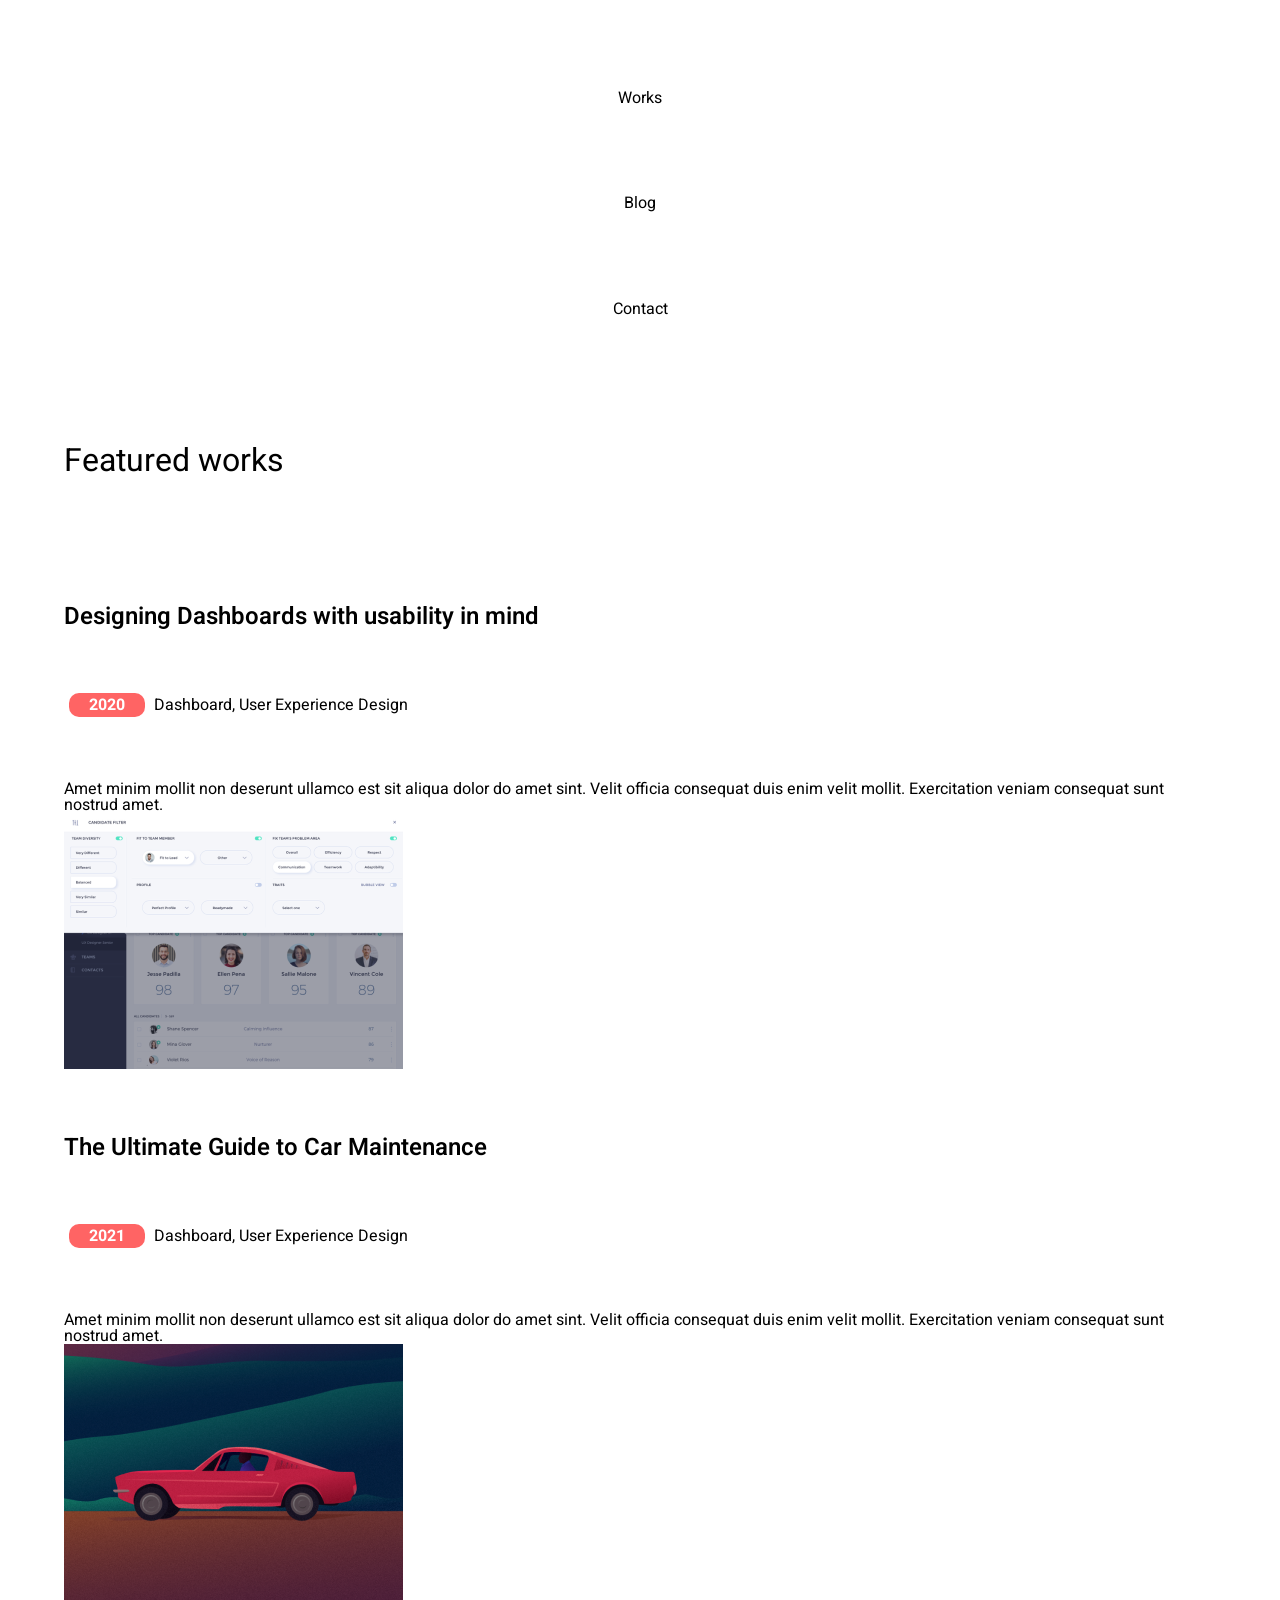
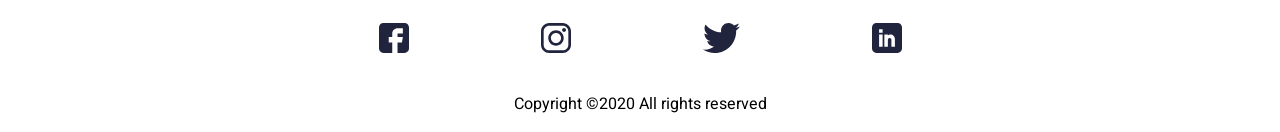
<file: atv_portifolio/blog.html>
<!DOCTYPE html>
<html lang="en">
<head>
    <meta charset="UTF-8">
    <meta name="viewport" content="width=device-width, initial-scale=1.0">
    <title>Blog</title>
    <link rel="preconnect" href="https://fonts.googleapis.com">
    <link rel="preconnect" href="https://fonts.gstatic.com" crossorigin>
    <link href="https://fonts.googleapis.com/css2?family=Heebo:wght@100..900&display=swap" rel="stylesheet">
    <link rel="stylesheet" href="css/reset.css">
    <link rel="stylesheet" href="css/style.css">
</head>
<body>
<header>
     <nav>
            <ul>
                <li>
                    <a href="index.html">Works</a>
                </li>
                <li>
                    <a href="blog.html">Blog</a>
                </li>
                <li>
                    <a href="#">Contact</a>
                </li>
            </ul>
        </nav>
</header>
<main>
    <section class="ft-blog">
     <h1>Featured works</h1>
     <ul>
        <li>
            <h2>Designing Dashboards with usability in mind</h2>
            <p class="categorias">
                <span>2020</span> Dashboard, User Experience Design
            </p>
            <p>
                Amet minim mollit non deserunt ullamco est sit aliqua dolor do amet sint. Velit officia consequat duis enim velit mollit. Exercitation veniam consequat sunt nostrud amet.
            </p>
            <p>
            <img src="images/arte01.png" alt="imagem 01">
            </p>
        </li>
        <li>
            <h2>The Ultimate Guide to Car Maintenance</h2>
            <p class="categorias">
                <span>2021</span> Dashboard, User Experience Design
            </p>
            <p>
                Amet minim mollit non deserunt ullamco est sit aliqua dolor do amet sint. Velit officia consequat duis enim velit mollit. Exercitation veniam consequat sunt nostrud amet.
            </p>
            <p>
                <img src="images/arte02.png" alt="imagem 02">
            </p>
        </li>
     </ul>
     </section>
</main>
     <footer>
        <p>
            <a href="#">
                  <img src="images/social_icons/fb.svg" alt="facebook">
            </a>
            <a href="#">
                <img src="images/social_icons/insta.svg" alt="instagram">
            </a>
          <a href="#">
            <img src="images/social_icons/Group.svg" alt="twitter">
          </a>
          <a href="#">
            <img src="images/social_icons/Linkedin.svg" alt="">
          </a>
        </p> 
        <p>
            Copyright ©2020 All rights reserved 
        </p>
    </footer>
</body>
</html>
</file>
<file: atv taxi/css/style.css>
html{
    font-size: clamp(1rem, calc(0.7rem + 1vw), 1.625rem);
}                                                        
h1, h2, h3, h4, h5{
    font-family: "Playfair Display", sans-serif;
}      
header{
    text-align: center;
    padding: 5vw 0 0 0;
}   
header nav ul li.yellow-font a{
    color: #FBBC05;
}
header nav ul li.button-yellow a{
    background-color: #FBBC05;
    color: white;
    border-radius: 10px;
    padding: 8px 16px 8px 16px;
    display: inline-block;
    margin: 1vw;
    font-weight: 600;
}  
section.banner{
    padding: 5vw 10vw 5vw 10vw;
    background: url(../images/background-banner.png);
    background-size: 100% auto;
    margin: 5vw 0vw 5vw 0vw;
    text-align: center;
}
section.banner div.img-doguinho{
    display: none;
}
section.banner h2{
    font-weight: 700;
    color: #252B42;
    font-size: 1.5rem;
}
section.banner p{
    font-size: 0.7rem;
    margin: 20px 0 0 0;
}
section.banner p a{
    background-color: #252B42;
    color: white;
    display: flex;
    align-items: center;
    padding: 10px;
    border-radius: 10px;
    font-weight: 600;
    gap: 10px;
}
section.banner p.buttons{
    display: flex;
    gap: 20px;
}
section.banner p.buttons img{
    max-width: 20px;
}
section.ready div.esquerda{
    display:none;
    text-align: center;
}
section.ready div.text ul li{
    text-align: center;
    margin: 20px;
}
section.ready h2{
    text-align: center;
    font-size: 1.5rem;
    font-weight: 600;
    padding: 10px 0 10px 0;
}
section.ready p{
    text-align: center;
    font-size: 0.7rem;
    padding:0 10px 10px 10px; ;
}
section.ready div.text ul li h3{
    font-size: 1rem;
    font-weight: 700;
    padding: 8px 0 8px 0;
}
section.ready div.text p{
    color: gray;
}
section.download{
    background-color: #FBBC05;
    border-radius: 10px;
    margin: 3vw 5vw 3vw 5vw;
    color: white;
    padding: 10px 10px 10px 10px;
}
section.download h2{
    font-size: 1.7rem;
    font-weight: 700;
    padding: 0 0 20px 0;
}

@media only screen and (min-width: 600px) {
    header{
        padding: 2vw 5vw 2vw 5vw;
    }
    header nav{
        display: flex;
        justify-content: space-between;
    }
    header nav ul{
        display: flex;
        gap: 20px;
        align-items: center;
    }
    header nav ul li.button-yellow{
        margin: 0;
    }
    section.banner{
        display: flex;
        align-items: center;
    }
    section.banner div.img-doguinho{
        display: block;
    }
    section.ready > p{
        padding: 0 20% 0 20%;
    }
    section.ready div.esquerda{
        display: block;
    }
    section.ready > div{
        display: flex;
        justify-content: center;
        gap: 30px;
        margin: 3vw 0 0 0;
    }
    section.ready div.text ul{
        display: flex;
        flex-wrap: wrap;
        gap: 30px;
        width: 40vw;
    }
    section.ready div.text ul li{
        width: 40%;

    }
    section.download {
        padding: 3vw 3vw 3vw 3vw;
    }
    section.download p{
        width: 35%;
    }
}
</file>
<file: atv-saude/css/style.css>
html {
  font-size: clamp(1rem, calc(0.5rem + 1vw), 1.625rem);
  font-family: 'Trebuchet MS', 'Lucida Sans Unicode', 'Lucida Grande', 'Lucida Sans', Arial, sans-serif;
}

header{
  text-align: center;
  padding: 3vw 0 3vw 0;
}
header nav ul li {
  color: grey;
  margin: 2vw 0 0 0;
}
section.banner{
  padding: 20px;
}
section.banner h2{
  font-size: 2rem;
  font-weight:bold ;
}
section.banner h2 span{
  color: #458FF6;
}
section.banner p{
  color: #7D7987;
}
section.banner p a{
  color: white;
  background-color: #458FF6;
  border-radius: 30px;
  padding: 8px 16px 8px 16px ;
  display: inline-block;
}
section.cuidados h2{
  font-size: 1.5rem;
  font-weight: bold;
}
section.cuidados h2 span{
  border-bottom: 2px solid black;
  padding: 0 0 2vw 0;
  display: inline-block;
}
section.cuidados{
  text-align: center;
  padding: 20px;
}
section.cuidados p {
  color: grey;
}
section.cuidados ul li{
  border: 1px solid grey;
  border-radius: 10px;
  padding: 10px;
  margin: 3vw 0 0 0;
}
section.cuidados ul li h3{
  font-size: 1rem;
  font-weight: 300;
}



@media only screen and (min-width: 600px) {
  header{
    display: flex;
    justify-content: space-between;
    padding: 2vw 10vw 2vw 10vw;
  }
  header nav ul {
    display: flex; 
    gap: 20px;
  }
  section.banner{
    display: flex;
    gap: 3vw;
    padding: 2vw 10vw 2vw 10vw;
  }
  section.banner h2{
    padding: 5vw 0 0 0;
  }
  section.banner p{
    padding: 1vw 0 0 0;
  }
  section.banner a:hover {
    background-color: #c3d7f3;
    color: #458FF6;
  }

}
</file>
<file: atv_novaesc/css/style.css>
html{
    font-family: "Montserrat",sans-serif;
    font-size: clamp(1rem,calc(0.5rem + 1w),3rem);
    background-color: #dadada;
}
.btn-normal{
    background-color: #96bb7c;
    color: white;
    padding: 9px 10px 9px 10px;
    border-radius: 6px;
}
.btn-border{
    padding: 9px 10px 9px 10px;
    border-radius: 6px;
    color: #96bb7c;
    border: 2px solid #96bb7c;
    font-weight: 600;
    margin: 1vw 1vw 1vw 1vw;
}
section h2{
    color: black;
    font-size: 3rem;
    font-weight: 500;
}
section h3{
    color: #96bb7c;
    font-size: 0.9rem;
    font-weight: 600;
}
header{
    background-color: #f6ced1;
    display: flex;
    justify-content: space-between;
    padding: 5vw 10vw 5vw 10vw;
}
header nav ul{
    display: flex;
    gap: 16px;
    font-size: 0.8rem;
}
/* === banner ===*/

section.banner{
    background-color: #f6ced1;
    padding: 5vw 10vw 0 10vw;
    display: flex;
    gap: 1vw;
}
section.banner p{
    font-size: small;
    color: black;
    margin: 2vw 0vw 2vw 0vw ;
}
section.banner h3{
    margin: 5vw 0vw 5vw 0vw;
}
section.team{
    padding: 5vw 10vw 0 10vw;
}
section.team h2{
    font-size: 1.5rem;
    margin: 1vw 0vw 1vw 0vw;
}
section.team ul{
    display: flex;
    justify-content: center;
    gap: 30px;
    margin: 5vw;
}
section.team p{
    font-size: small;
    color: black;
    margin: 2vw 0vw 2vw 0vw ;
}
section.team ul li{
    width: 20%;
}
section.team ul li h4{
    text-align: center;
    font-weight: 600;
}
section.team ul li p{
    text-align: center;
}
section.news{
    background-color:#f6ced1 ;
    padding: 10vw;
}
section.news h3{
    text-align: center;
}
section.news h2{
    font-size: 1.5rem;
    margin: 2vw 0vw 2vw 10vw;
}
section.news p{
    font-size: small;
    color: black;
    margin: 2vw 0vw 2vw 10vw ;
}
footer p{
    font-size: 0.7rem;
    margin: 2vw 0vw 2vw 10vw ;
}
footer{
    display: flex;
    justify-content: space-between;
    padding: 0vw 0vw 5vw 0vw;
}
</file>
<file: atv_portifolio/css/style.css>
/* CSS geral */

html{
     font-family: "Heebo", sans-serif;
}

a{
    color: black;
    text-decoration: none;
}

/* === header === */

header nav ul li{
    text-align: center;
    padding: 7vw 0 0vw 0;
    color: black;
}
   
/* ==== banner === */

section.banner{
    text-align: center;
    padding: 7vw 0 0vw 0;
}
section.banner h1{
    font-size: 2rem;
    font-weight: 800;
    padding: 10vw 0 10vw  0;
}
section.banner p{
    line-height: 1.5rem;
}
section.banner p a{
    background: #FF6464;
    color: white;
    padding: 5px 10px 5px 10px;
    border-radius: 5px;
    display: inline-block;
    margin: 5vw 0 5vw 0;
}
/* === posts ===*/
section.rc-posts{
    background: #bec2c3;
    padding: 10vw 5vw 10vw 5vw;
}
section.rc-posts h2{
    text-align: center;
}
section.rc-posts ul li{
    background: white;
    margin: 5vw 0 5vw 0;
    padding: 5vw 5vw 5vw 5vw;
    border-radius: 5%;
}
section.rc-posts ul li h3{
    font-size: 1,5rem;
    font-weight: 600;
}
section.rc-posts ul li p{
    margin: 2vw 0 2vw 0;

}
/* === ft-works === */
section.ft-works{
    padding: 10vw 5vw 10vw 5vw;
} 
section.ft-works h2{
    text-align: center;
    padding: 10vw 0 10vw 0;
}
section.ft-works ul li img{
    width: 100%;
}
section.ft-works ul li h3{
    font-size: 1.5rem;
    font-weight: 600;
    padding: 5vw 0 5vw 0;
}
section.ft-works ul li p.categorias{
    color: gray;
}
section.ft-works ul li p span{
    background: #142850;
    border-radius: 10px;
    padding: 4px 20px 4px 20px;
    color: white;
    display: inline-block;
    margin: 0px 5px 0px 5px;
    font-weight: 700;
}

/* === footer === */
footer p{
    text-align: center;
    padding: 20px 10px 20px 10px;
}
footer p a{
    display: inline-block;
    margin: 0vw 5vw 0vw 5vw;
}
/* ===blog ===*/
section.ft-blog h1{
    font-size: 2rem;
    font-weight: 400;
    margin: 10vw 5vw 10vw 5vw;
}
section.ft-blog ul li h2{
    font-size: 1.5rem;
    font-weight: 600;
    margin: 5vw 5vw 5vw 5vw;
}
section.ft-blog ul li p.categorias{
    font-size: 1rem;
    margin: 5vw 5vw 5vw 5vw;
}
section.ft-blog ul li p span{
    background: #FF6464;
    border-radius: 10px;
    padding: 4px 20px 4px 20px;
    color: white;
    display: inline-block;
    font-weight: 700;
    margin: 0px 5px 0px 5px;
}
section.ft-blog ul li p{
    margin: 0vw 5vw 0vw 5vw;
}
section.blog ul li img{
    margin: 5vw 5vw 5vw 5vw;
    border-bottom: 1px solid gray;
    padding: 0 0 10vw 0;
}
</file>
<file: atv_lincoln (2)/atv_lincoln/style.css>
html{
    font-family: "Gowun Batang", serif;
    font-size: clamp(1rem, calc(0.5rem + 2vw), 1.625rem);
}
a{
    color: black;
    text-decoration: none;
}
header nav ul li{
    text-align: left;
    padding: 5vw 5vw 5vw 5vw;
    border-bottom: 1px solid gray;
}
section.inicio{
    text-align: center;
}
section.inicio div.naosei{
    background-color: #f6f0e6;
    border-radius: 5vw;
    padding: 5vw;
    margin: 5vw;
    font-weight: 500;
    font-size: 1.5rem;
}
section.inicio h1{
    font-size: 2rem;
    font-weight: 500;
    padding: 5px;
    margin: 5vw;
}
section.inicio p a{
    text-decoration: underline;
}
section.inicio img{
    margin: 7vw;
}
section.iniciodois{
    text-align: center;
}
section.iniciodois h2{
    font-size: 2rem;
    font-weight: 500;
    padding: 5px;
    margin: 7vw;
}
section.iniciodois h3{
    font-size: 1rem;
    font-weight: 500;
    padding: 5px;
    margin: 7vw;
}
section.iniciodois h4{
    font-size: 1.5rem;
    margin: 7vw;
}
section.iniciodois ul li p{
    font-weight: 500;
}
section.iniciodois img{
    margin: 10vw;
}
section.news div.lincoln img{
    margin: 10vw;
    padding: 10vw;
}
section.news {
    text-align: center;
}
section.news ul li.pessoa{
    border: 1px solid gray;
    border-radius: 12px;
    padding: 16px;
    background: #fff;
    margin: 10vw 10vw 10vw 10vw;
}
section.news ul li.pizza{
    border: 1px solid gray;
    border-radius: 12px;
    padding: 16px;
    background: #fff;
    margin: 10vw 10vw 10vw 10vw;
}
section.news ul li.john{
    border: 1px solid gray;
    border-radius: 12px;
    padding: 16px;
    background: #fff;
    margin: 10vw 10vw 10vw 10vw;
}
section.news ul li.pessoa h3{
    font-size: 1.5rem;
}
section.news ul li.john h3{
    font-size: 1.5rem;
    margin: 10px;
}
section.news ul li.john p{
    margin: 10px;
    color: #5b5b5b;
}
section.news ul li.pessoa p{
    margin: 10px;
    color: #5b5b5b
}
section.news ul li.john h4{
    margin: 10px;
    font-weight: 600;
}
section.news ul li.pessoa h2{
    margin: 10px;
    font-weight: 600;
}
section.news h6{
    text-align: center;
    font-size: 2rem;
}
section.results h2{
    font-size: 250%;
}
section.results p{
    margin: 10vw 5vw 10vw 5vw;
    color: #5b5b5b
}
section.results ul.pr li h3{
    margin: 5vw 5vw 5vw 5vw;
    font-weight: 600;
    font-size: 1rem;
    text-align: left;
}
section.results ul.pr li h4{
    text-align: center justify;
    margin: 40px;
    font-size: 1.5rem;
    border-left: 2px solid #6f6f6f;
    padding-left: 10px;
}
section.results ul.se li h3{
    margin: 5vw 5vw 5vw 5vw;
    font-weight: 600;
    font-size: 1rem;
    text-align: left;
}   
section.results ul.se li h4{
    text-align: center justify;
    margin: 40px;
    font-size: 1.5rem;
    border-left: 2px solid #6f6f6f;
    padding-left: 10px;
}
section.results ul li.melissa img{
    text-align: center;
    max-width: 100%;
}
footer{
    background-color: #5b5b5b;
    color: white;
}
footer h3{
    margin: 5vw;
}
footer ul{
    margin: 5vw;
}
footer p {
    padding: 5vw 5vw 5vw 5vw;
    font-size: small;
}
</file>
